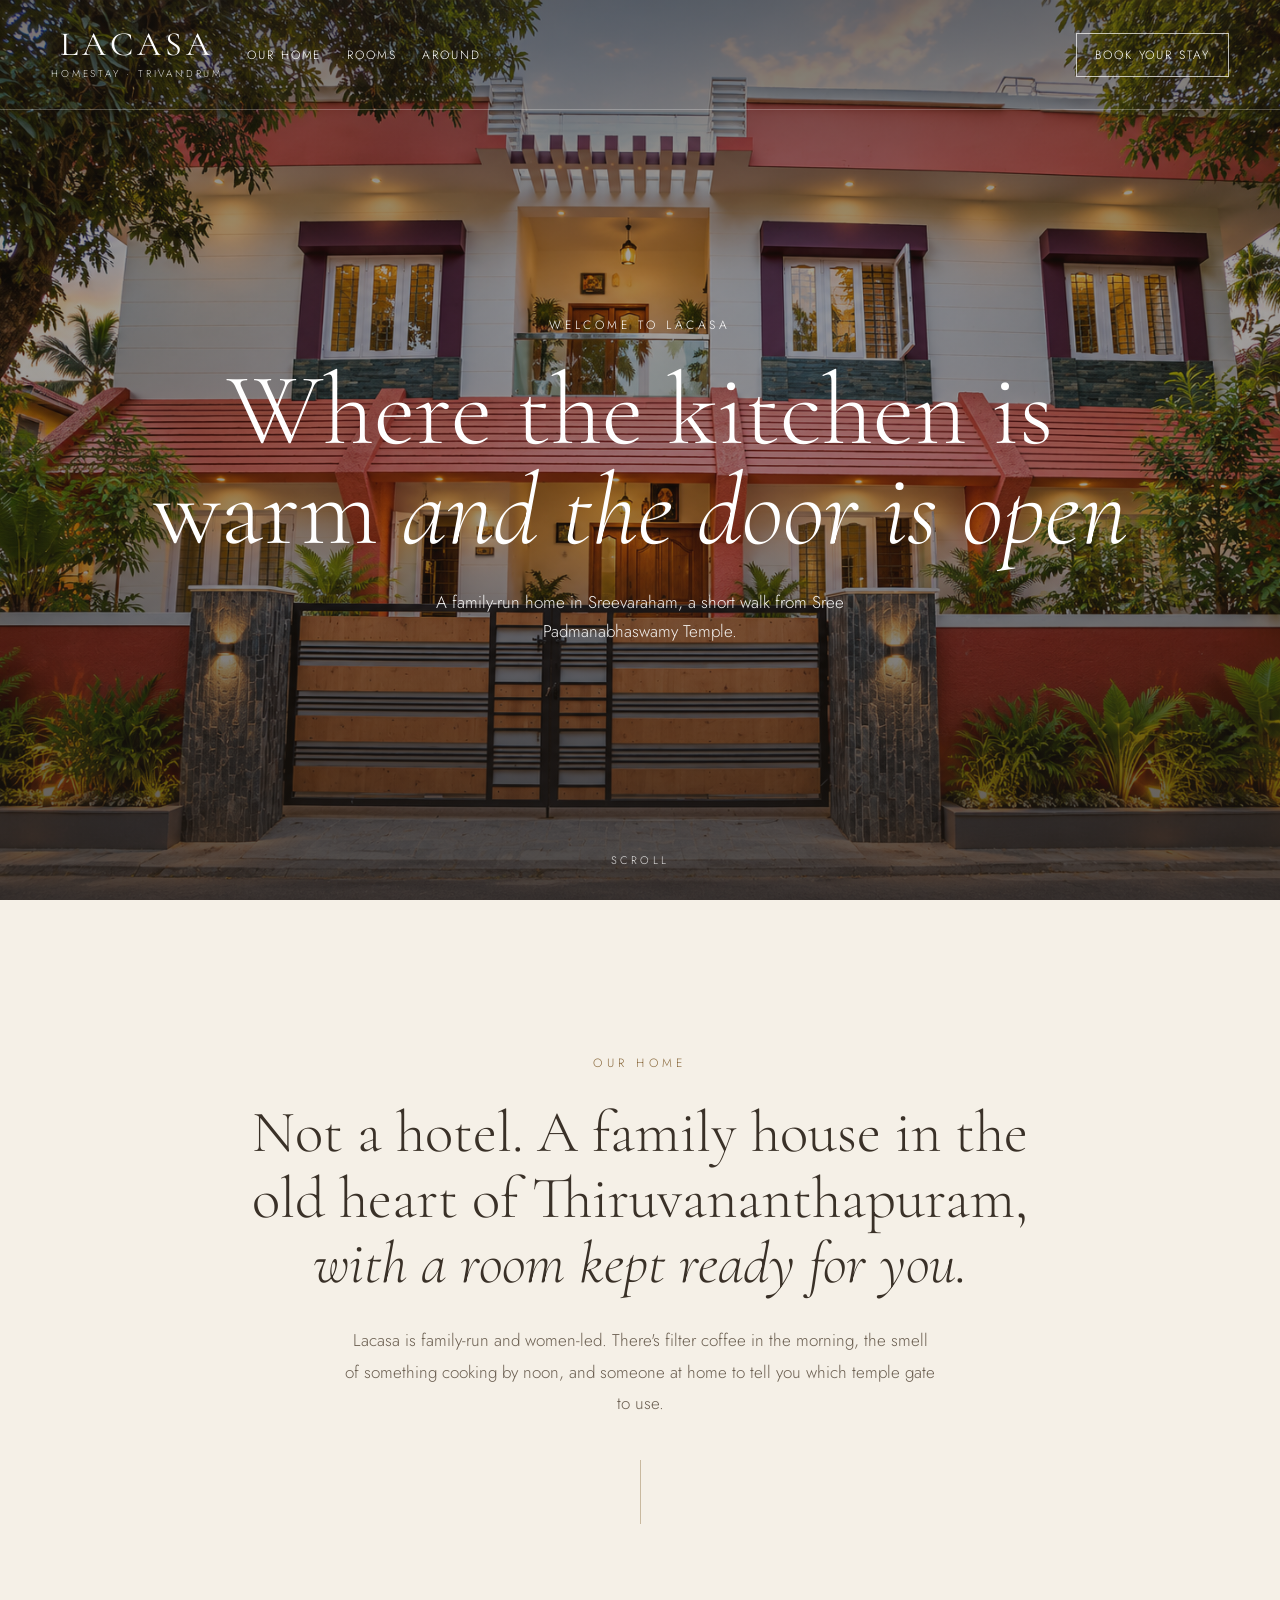
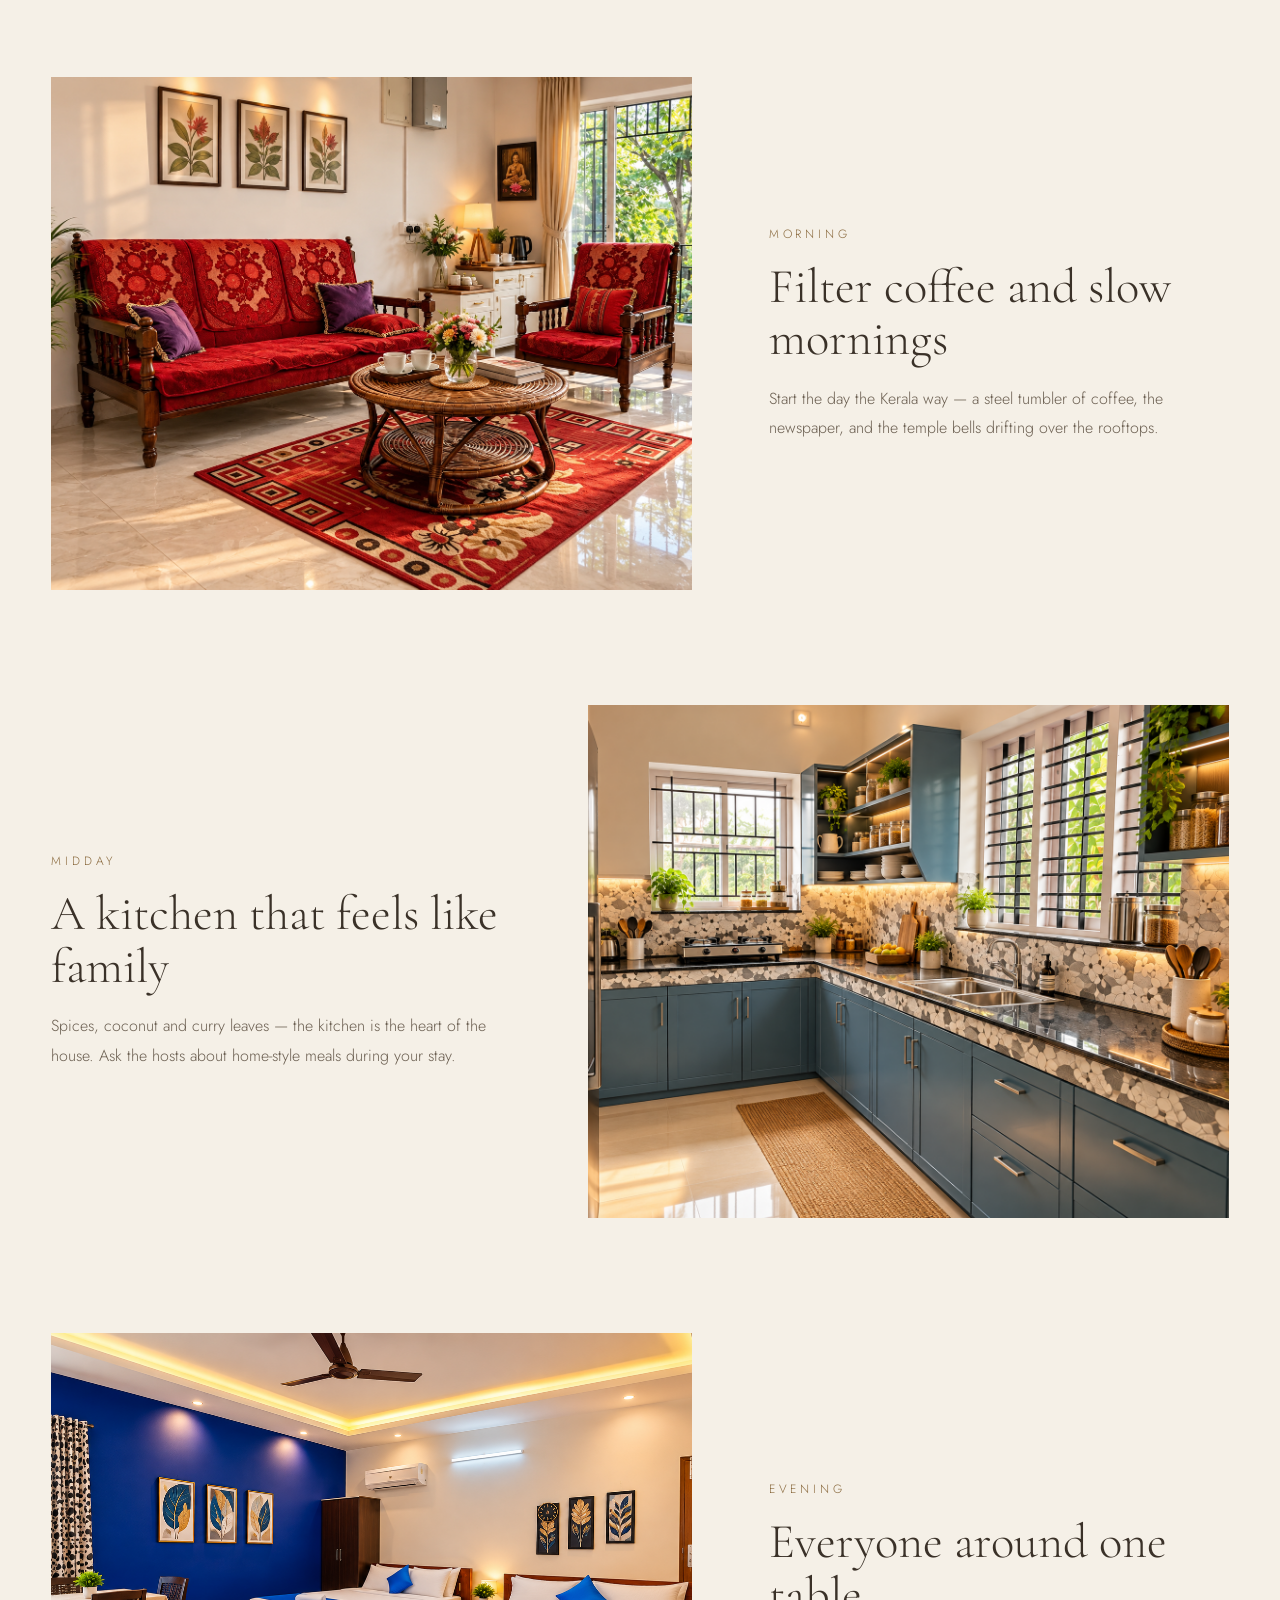
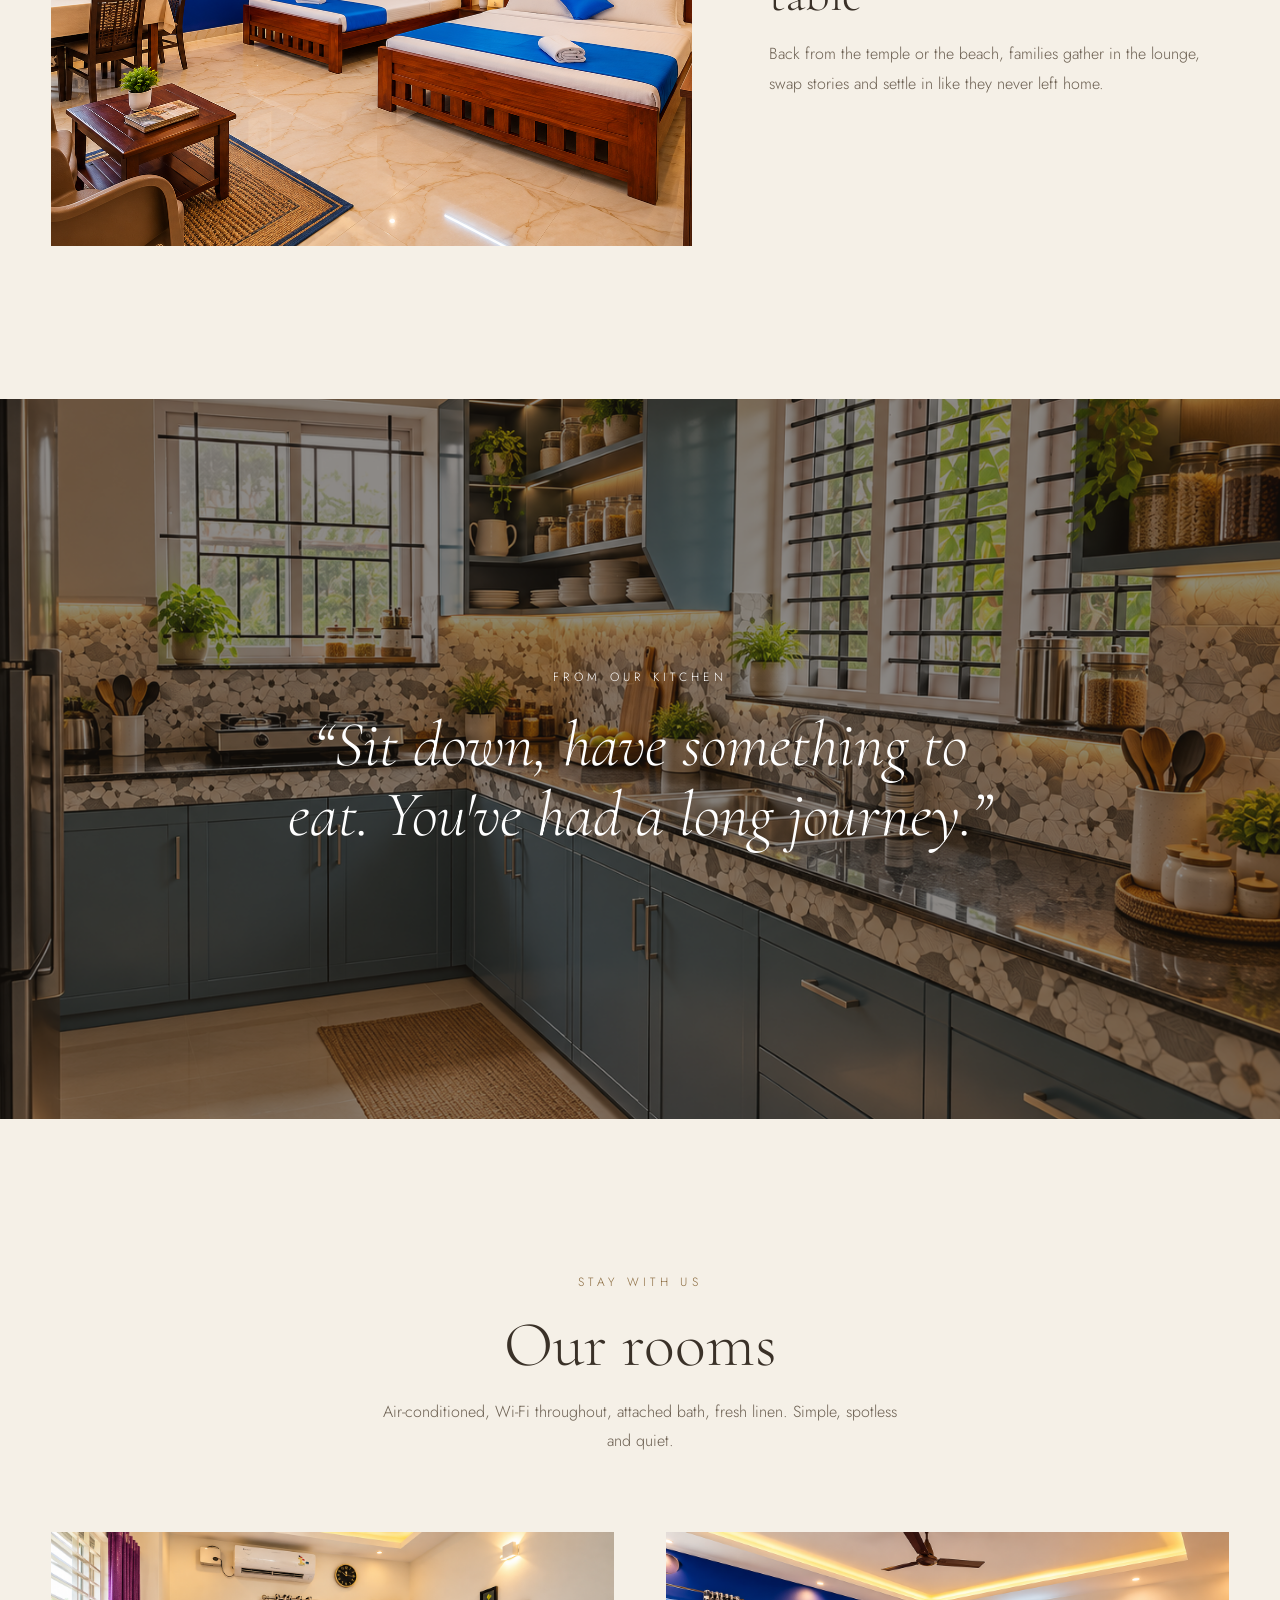
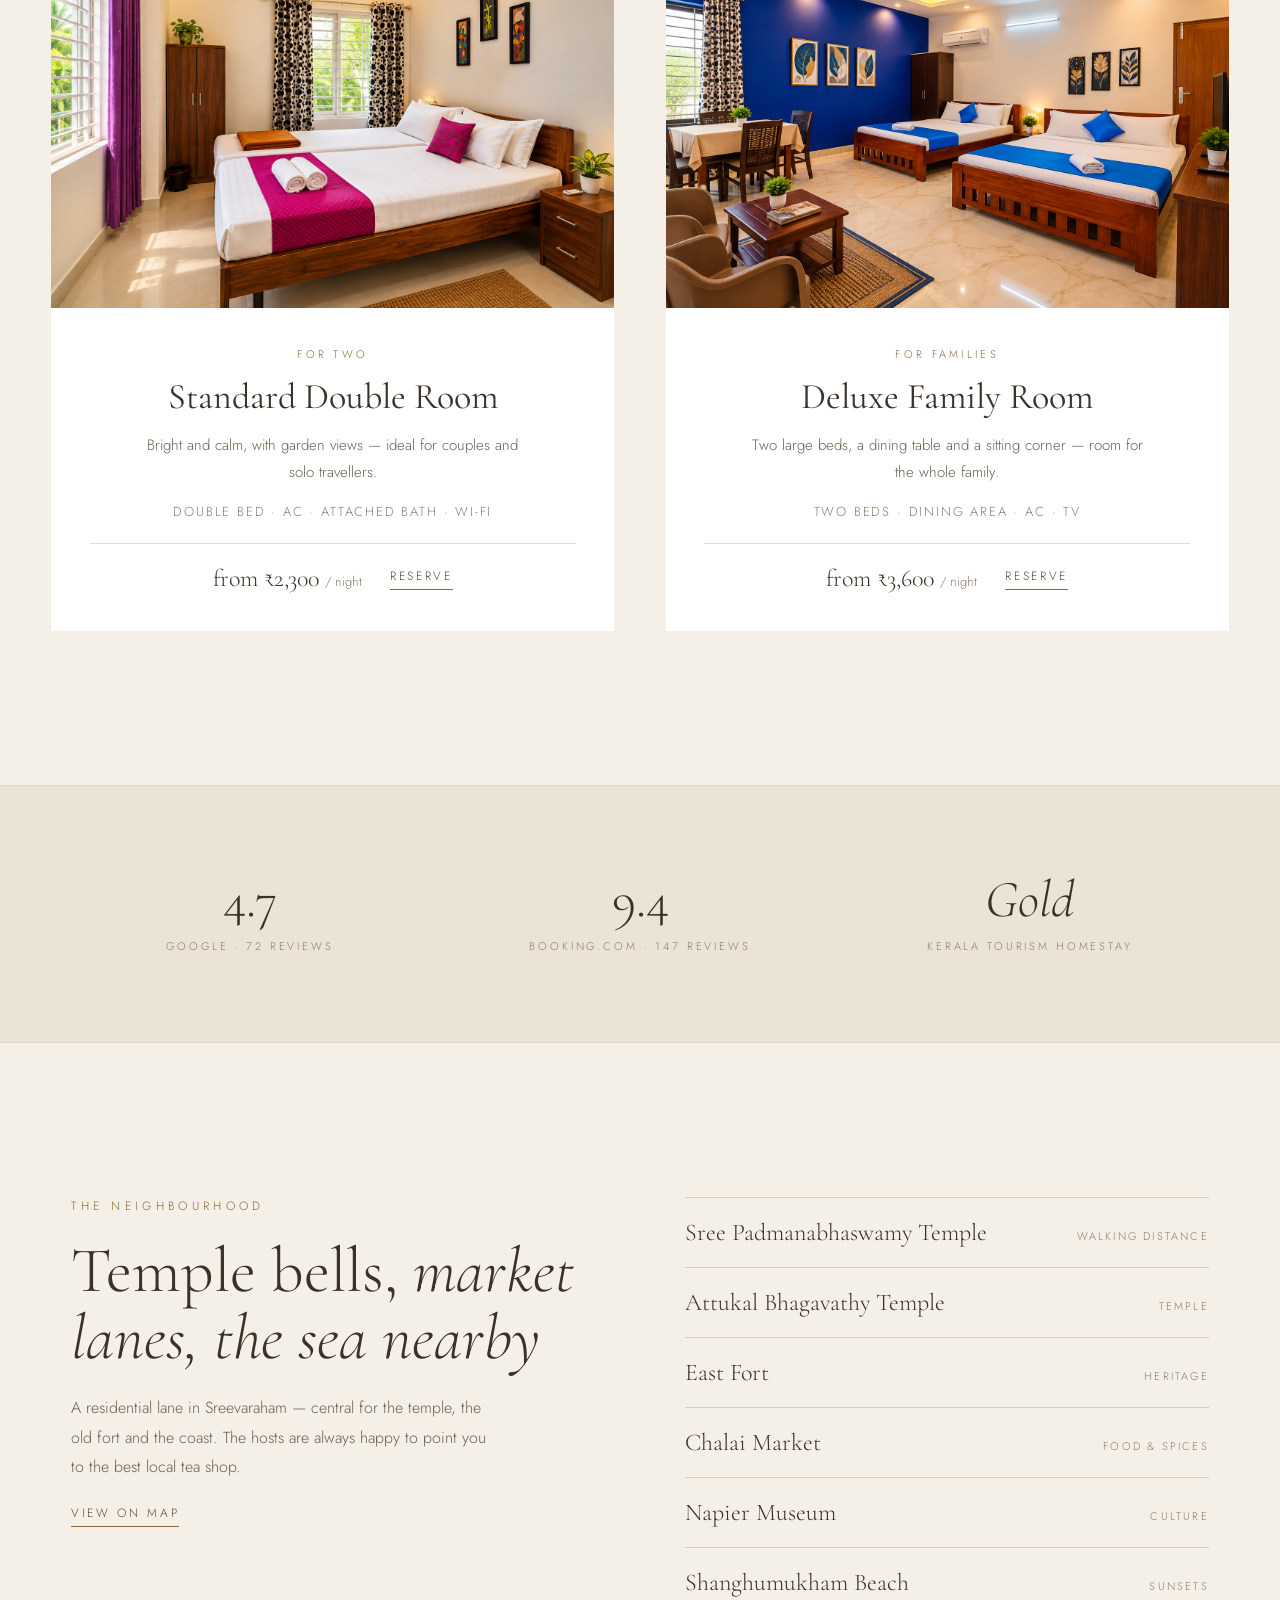
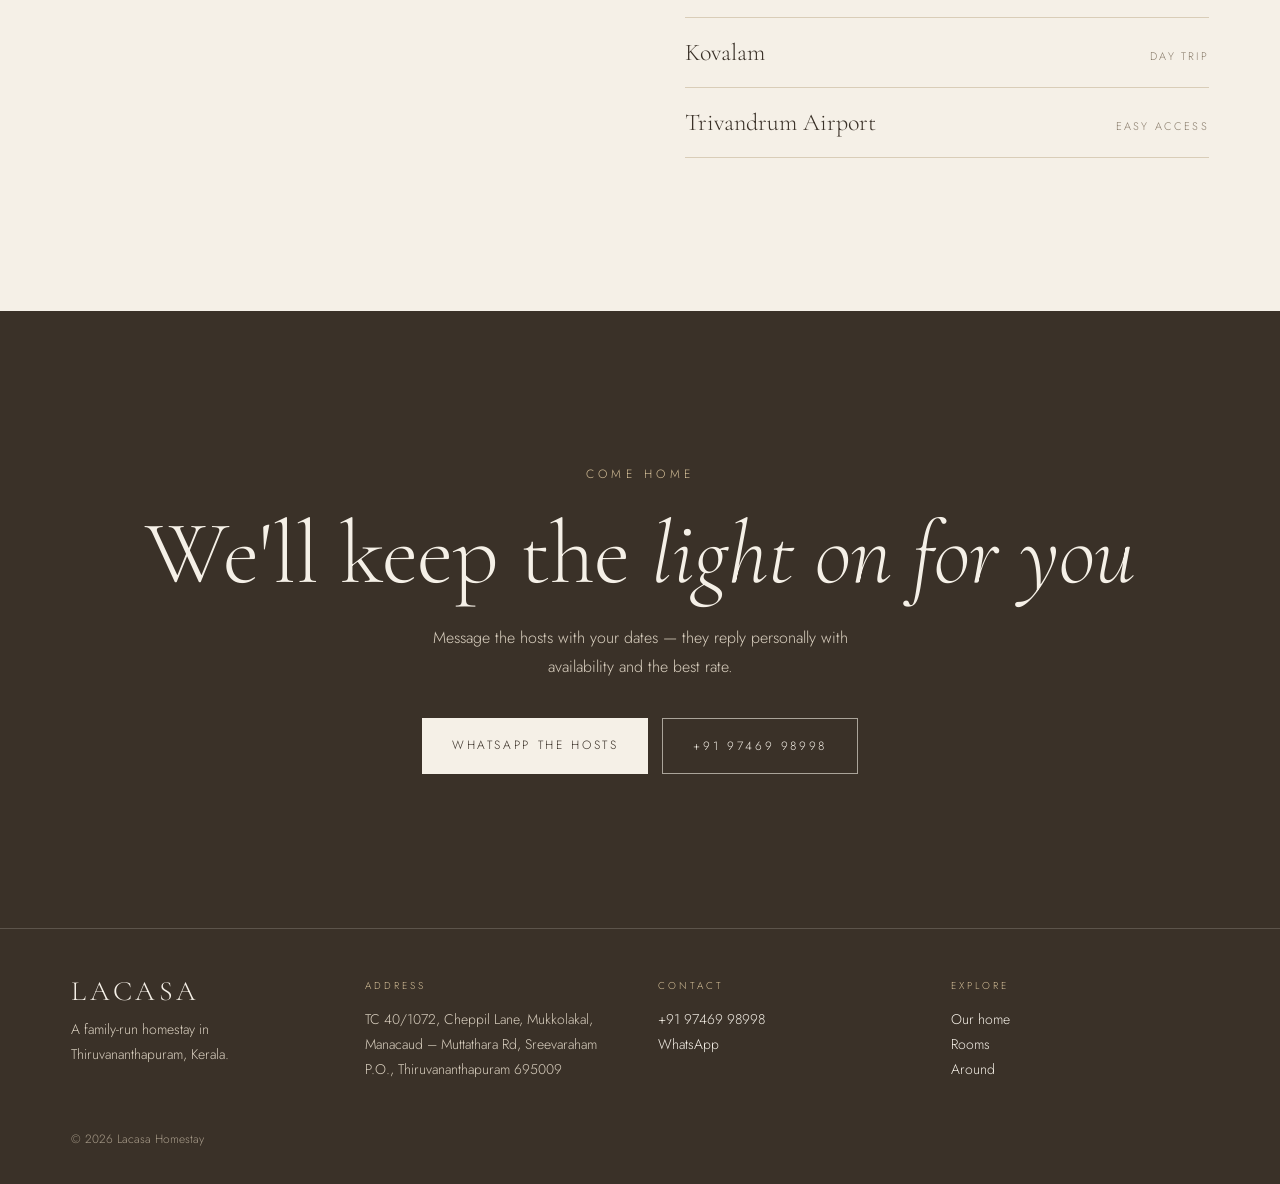
<file: index.html>
<!doctype html><html lang="en"><head><meta charset="utf-8"><meta name="viewport" content="width=device-width, initial-scale=1"><title>Welcome · Lacasa Homestay</title><meta name="description" content="Family-run, women-led homestay in Sreevaraham, Thiruvananthapuram. Discover our rooms and enquire about your stay."><link rel="preconnect" href="https://fonts.googleapis.com"><link href="https://fonts.googleapis.com/css2?family=Cormorant+Garamond:ital,wght@0,300;0,400;0,500;1,300;1,400&family=Jost:wght@300;400;500&display=swap" rel="stylesheet"><link rel="stylesheet" href="styles.css"><script src="site.js" defer></script></head><body><a class="skip-link" href="#main-content">Skip to content</a><main id="main-content"><div id="top" style="display:flex;flex-direction:column">

  <section style="position:relative;min-height:100vh;display:flex;flex-direction:column;color:#fff;background:#2c241c">
    <img src="pasted-1791289643645-0.png" alt="Lacasa Homestay at dusk" style="position:absolute;inset:0;width:100%;height:100%;object-fit:cover">
    <div style="position:absolute;inset:0;background:linear-gradient(180deg,rgba(28,22,16,0.6) 0%,rgba(28,22,16,0.4) 30%,rgba(28,22,16,0.45) 60%,rgba(28,22,16,0.75) 100%)"></div>
    <header style="position:relative;z-index:2;display:flex;flex-wrap:wrap;justify-content:space-between;align-items:center;gap:16px 24px;padding:28px clamp(20px,4vw,56px);border-bottom:1px solid rgba(255,255,255,0.25)">
      <nav style="display:flex;gap:clamp(14px,2vw,32px);font-size:12px;letter-spacing:0.16em;text-transform:uppercase;white-space:nowrap;flex:1 1 auto;order:2">
        <a href="our-home.html" style="color:#fff">Our home</a>
        <a href="rooms.html" style="color:#fff">Rooms</a>
        <a href="around.html" style="color:#fff">Around</a>
      </nav>
      <a href="index.html" aria-current="page" style="display:flex;flex-direction:column;align-items:center;color:#fff;gap:4px;order:1">
        <span style="font-family:'Cormorant Garamond',serif;font-size:34px;font-weight:400;letter-spacing:0.12em;line-height:1">LACASA</span>
        <span style="font-size:10px;letter-spacing:0.28em;text-transform:uppercase;opacity:0.85;white-space:nowrap">Homestay · Trivandrum</span>
      </a>
      <div style="display:flex;justify-content:flex-end;order:3">
        <a href="contact.html#enquiry-form" style="color:#fff;border:1px solid rgba(255,255,255,0.7);padding:12px 18px;font-size:12px;letter-spacing:0.16em;text-transform:uppercase;white-space:nowrap">Book your stay</a>
      </div>
    </header>
    <div style="position:relative;z-index:2;flex:1;display:flex;flex-direction:column;align-items:center;justify-content:center;text-align:center;padding:60px 24px">
      <div style="font-size:12px;letter-spacing:0.3em;text-transform:uppercase;margin-bottom:26px;white-space:nowrap">Welcome to Lacasa</div>
      <h1 style="font-family:'Cormorant Garamond',serif;font-weight:300;font-size:clamp(52px,8vw,118px);line-height:0.98;margin:0;max-width:1000px;text-wrap:balance">Where the kitchen is warm <em>and the door is open</em></h1>
      <p style="font-size:17px;line-height:1.7;max-width:520px;margin:28px 0 0;opacity:0.92">A family-run home in Sreevaraham, a short walk from Sree Padmanabhaswamy Temple.</p>
    </div>
    <div style="position:relative;z-index:2;display:flex;justify-content:center;padding-bottom:32px;font-size:11px;letter-spacing:0.3em;text-transform:uppercase;opacity:0.85">Scroll</div>
  </section>

  
  <section id="story" style="max-width:920px;margin:0 auto;padding:clamp(88px,12vw,160px) 24px;text-align:center;display:flex;flex-direction:column;align-items:center;gap:28px">
    <div style="font-size:12px;letter-spacing:0.36em;text-transform:uppercase;color:#8a6a3e">Our home</div>
    <h2 style="font-family:'Cormorant Garamond',serif;font-weight:300;font-size:clamp(36px,4.6vw,60px);line-height:1.12;margin:0;color:#3a3128;text-wrap:balance">Not a hotel. A family house in the old heart of Thiruvananthapuram, <em>with a room kept ready for you.</em></h2>
    <p style="font-size:17px;line-height:1.85;color:#6b5f51;max-width:620px;margin:0;text-wrap:pretty">Lacasa is family-run and women-led. There's filter coffee in the morning, the smell of something cooking by noon, and someone at home to tell you which temple gate to use.</p>
    <div style="width:1px;height:64px;background:#c9b99f;margin-top:12px"></div>
  </section>

  <section style="max-width:1320px;width:100%;margin:0 auto;padding:0 clamp(20px,4vw,56px) clamp(88px,12vw,160px);display:flex;flex-direction:column;gap:clamp(64px,9vw,128px)">
    
      <article style="display:flex;flex-wrap:wrap;gap:clamp(32px,6vw,96px);align-items:center;flex-direction:row">
        <div style="flex:1 1 460px;min-width:0;aspect-ratio:5/4;overflow:hidden;background:#e6ddcd">
          <img loading="lazy" decoding="async" src="pasted-1791290572716-0.png" alt="Filter coffee and slow mornings" style="width:100%;height:100%;object-fit:cover;display:block">
        </div>
        <div style="flex:1 1 320px;min-width:0;max-width:460px;display:flex;flex-direction:column;gap:18px">
          <div style="font-size:12px;letter-spacing:0.32em;text-transform:uppercase;color:#8a6a3e">Morning</div>
          <h3 style="font-family:'Cormorant Garamond',serif;font-weight:300;font-size:clamp(34px,3.8vw,50px);line-height:1.08;margin:0;color:#3a3128">Filter coffee and slow mornings</h3>
          <p style="font-size:16px;line-height:1.85;color:#6b5f51;margin:0;text-wrap:pretty">Start the day the Kerala way — a steel tumbler of coffee, the newspaper, and the temple bells drifting over the rooftops.</p>
        </div>
      </article>
    
      <article style="display:flex;flex-wrap:wrap;gap:clamp(32px,6vw,96px);align-items:center;flex-direction:row-reverse">
        <div style="flex:1 1 460px;min-width:0;aspect-ratio:5/4;overflow:hidden;background:#e6ddcd">
          <img loading="lazy" decoding="async" src="pasted-1791289778036-0.png" alt="A kitchen that feels like family" style="width:100%;height:100%;object-fit:cover;display:block">
        </div>
        <div style="flex:1 1 320px;min-width:0;max-width:460px;display:flex;flex-direction:column;gap:18px">
          <div style="font-size:12px;letter-spacing:0.32em;text-transform:uppercase;color:#8a6a3e">Midday</div>
          <h3 style="font-family:'Cormorant Garamond',serif;font-weight:300;font-size:clamp(34px,3.8vw,50px);line-height:1.08;margin:0;color:#3a3128">A kitchen that feels like family</h3>
          <p style="font-size:16px;line-height:1.85;color:#6b5f51;margin:0;text-wrap:pretty">Spices, coconut and curry leaves — the kitchen is the heart of the house. Ask the hosts about home-style meals during your stay.</p>
        </div>
      </article>
    
      <article style="display:flex;flex-wrap:wrap;gap:clamp(32px,6vw,96px);align-items:center;flex-direction:row">
        <div style="flex:1 1 460px;min-width:0;aspect-ratio:5/4;overflow:hidden;background:#e6ddcd">
          <img loading="lazy" decoding="async" src="pasted-1791289826717-0.png" alt="Everyone around one table" style="width:100%;height:100%;object-fit:cover;display:block">
        </div>
        <div style="flex:1 1 320px;min-width:0;max-width:460px;display:flex;flex-direction:column;gap:18px">
          <div style="font-size:12px;letter-spacing:0.32em;text-transform:uppercase;color:#8a6a3e">Evening</div>
          <h3 style="font-family:'Cormorant Garamond',serif;font-weight:300;font-size:clamp(34px,3.8vw,50px);line-height:1.08;margin:0;color:#3a3128">Everyone around one table</h3>
          <p style="font-size:16px;line-height:1.85;color:#6b5f51;margin:0;text-wrap:pretty">Back from the temple or the beach, families gather in the lounge, swap stories and settle in like they never left home.</p>
        </div>
      </article>
    
  </section>

  <section style="position:relative;min-height:min(80vh,720px);display:flex;align-items:center;justify-content:center;text-align:center;color:#fff;background:#2c241c">
    <img loading="lazy" decoding="async" src="pasted-1791289778036-0.png" alt="The Lacasa kitchen" style="position:absolute;inset:0;width:100%;height:100%;object-fit:cover">
    <div style="position:absolute;inset:0;background:rgba(28,22,16,0.5)"></div>
    <div style="position:relative;padding:48px 24px;max-width:900px">
      <div style="font-size:12px;letter-spacing:0.36em;text-transform:uppercase;margin-bottom:24px">From our kitchen</div>
      <p style="font-family:'Cormorant Garamond',serif;font-weight:300;font-style:italic;font-size:clamp(36px,5vw,68px);line-height:1.1;margin:0;text-wrap:balance">“Sit down, have something to eat. You've had a long journey.”</p>
    </div>
  </section>

  <section id="rooms" style="max-width:1320px;width:100%;margin:0 auto;padding:clamp(88px,12vw,160px) clamp(20px,4vw,56px)">
    <div style="text-align:center;display:flex;flex-direction:column;align-items:center;gap:20px;margin-bottom:clamp(48px,6vw,80px)">
      <div style="font-size:12px;letter-spacing:0.36em;text-transform:uppercase;color:#8a6a3e">Stay with us</div>
      <h2 style="font-family:'Cormorant Garamond',serif;font-weight:300;font-size:clamp(40px,5vw,68px);line-height:1.05;margin:0;color:#3a3128">Our rooms</h2>
      <p style="font-size:16px;line-height:1.8;color:#6b5f51;margin:0;max-width:520px">Air-conditioned, Wi-Fi throughout, attached bath, fresh linen. Simple, spotless and quiet.</p>
    </div>
    <div style="display:grid;grid-template-columns:repeat(auto-fit,minmax(min(100%,440px),1fr));gap:clamp(28px,4vw,56px)">
      
        <article style="display:flex;flex-direction:column;background:#fff">
          <div style="aspect-ratio:3/2;overflow:hidden;background:#e6ddcd">
            <img loading="lazy" decoding="async" src="pasted-1791289684704-0.png" alt="Standard Double Room" style="width:100%;height:100%;object-fit:cover;display:block">
          </div>
          <div style="padding:clamp(24px,3vw,40px);display:flex;flex-direction:column;gap:16px;text-align:center;align-items:center">
            <div style="font-size:11px;letter-spacing:0.3em;text-transform:uppercase;color:#8a6a3e">For two</div>
            <h3 style="font-family:'Cormorant Garamond',serif;font-weight:400;font-size:36px;line-height:1.05;margin:0;color:#3a3128">Standard Double Room</h3>
            <p style="font-size:15px;line-height:1.8;color:#6b5f51;margin:0;max-width:400px">Bright and calm, with garden views — ideal for couples and solo travellers.</p>
            <div style="font-size:13px;letter-spacing:0.14em;text-transform:uppercase;color:#8a7d6c">Double bed · AC · Attached bath · Wi-Fi</div>
            <div style="display:flex;gap:28px;align-items:center;justify-content:center;flex-wrap:wrap;border-top:1px solid #e6ddcd;padding-top:20px;margin-top:6px;width:100%">
              <span style="font-family:'Cormorant Garamond',serif;font-size:24px;color:#3a3128">from ₹2,300 <span style="font-family:'Jost',sans-serif;font-size:13px;color:#8a7d6c">/ night</span></span>
              <a href="contact.html#enquiry-form" style="font-size:12px;letter-spacing:0.22em;text-transform:uppercase;border-bottom:1px solid #8a6a3e;padding-bottom:4px;color:#5b4a36">Reserve</a>
            </div>
          </div>
        </article>
      
        <article style="display:flex;flex-direction:column;background:#fff">
          <div style="aspect-ratio:3/2;overflow:hidden;background:#e6ddcd">
            <img loading="lazy" decoding="async" src="pasted-1791289826717-0.png" alt="Deluxe Family Room" style="width:100%;height:100%;object-fit:cover;display:block">
          </div>
          <div style="padding:clamp(24px,3vw,40px);display:flex;flex-direction:column;gap:16px;text-align:center;align-items:center">
            <div style="font-size:11px;letter-spacing:0.3em;text-transform:uppercase;color:#8a6a3e">For families</div>
            <h3 style="font-family:'Cormorant Garamond',serif;font-weight:400;font-size:36px;line-height:1.05;margin:0;color:#3a3128">Deluxe Family Room</h3>
            <p style="font-size:15px;line-height:1.8;color:#6b5f51;margin:0;max-width:400px">Two large beds, a dining table and a sitting corner — room for the whole family.</p>
            <div style="font-size:13px;letter-spacing:0.14em;text-transform:uppercase;color:#8a7d6c">Two beds · Dining area · AC · TV</div>
            <div style="display:flex;gap:28px;align-items:center;justify-content:center;flex-wrap:wrap;border-top:1px solid #e6ddcd;padding-top:20px;margin-top:6px;width:100%">
              <span style="font-family:'Cormorant Garamond',serif;font-size:24px;color:#3a3128">from ₹3,600 <span style="font-family:'Jost',sans-serif;font-size:13px;color:#8a7d6c">/ night</span></span>
              <a href="contact.html#enquiry-form" style="font-size:12px;letter-spacing:0.22em;text-transform:uppercase;border-bottom:1px solid #8a6a3e;padding-bottom:4px;color:#5b4a36">Reserve</a>
            </div>
          </div>
        </article>
      
    </div>
  </section>

  <section style="background:#ebe3d5;border-top:1px solid #e0d5c2;border-bottom:1px solid #e0d5c2">
    <div style="max-width:1240px;margin:0 auto;padding:clamp(56px,7vw,88px) clamp(20px,4vw,56px);display:grid;grid-template-columns:repeat(auto-fit,minmax(200px,1fr));gap:32px;text-align:center">
      <div><div style="font-family:'Cormorant Garamond',serif;font-size:52px;font-weight:300;line-height:1;color:#3a3128">4.7</div><div style="font-size:11px;letter-spacing:0.26em;text-transform:uppercase;color:#8a7d6c;margin-top:12px">Google · 72 reviews</div></div>
      <div><div style="font-family:'Cormorant Garamond',serif;font-size:52px;font-weight:300;line-height:1;color:#3a3128">9.4</div><div style="font-size:11px;letter-spacing:0.26em;text-transform:uppercase;color:#8a7d6c;margin-top:12px">Booking.com · 147 reviews</div></div>
      <div><div style="font-family:'Cormorant Garamond',serif;font-size:52px;font-weight:300;line-height:1;color:#3a3128"><em>Gold</em></div><div style="font-size:11px;letter-spacing:0.26em;text-transform:uppercase;color:#8a7d6c;margin-top:12px">Kerala Tourism homestay</div></div>
    </div>
  </section>

  <section id="around" style="max-width:1240px;width:100%;margin:0 auto;padding:clamp(88px,12vw,160px) clamp(20px,4vw,56px);display:grid;grid-template-columns:repeat(auto-fit,minmax(min(100%,380px),1fr));gap:clamp(40px,7vw,112px)">
    <div style="display:flex;flex-direction:column;gap:22px">
      <div style="font-size:12px;letter-spacing:0.36em;text-transform:uppercase;color:#8a6a3e">The neighbourhood</div>
      <h2 style="font-family:'Cormorant Garamond',serif;font-weight:300;font-size:clamp(40px,5vw,64px);line-height:1.05;margin:0;color:#3a3128">Temple bells, <em>market lanes, the sea nearby</em></h2>
      <p style="font-size:16px;line-height:1.85;color:#6b5f51;margin:0;max-width:420px">A residential lane in Sreevaraham — central for the temple, the old fort and the coast. The hosts are always happy to point you to the best local tea shop.</p>
      <a href="https://www.google.com/maps/search/?api=1&amp;query=TC%2040%2F1072%20Cheppil%20Lane%20Mukkolakal%20Sreevaraham%20Thiruvananthapuram%20695009" target="_blank" rel="noopener" style="align-self:flex-start;font-size:12px;letter-spacing:0.22em;text-transform:uppercase;border-bottom:1px solid #8a6a3e;padding-bottom:4px;color:#5b4a36">View on map</a>
    </div>
    <ul style="list-style:none;margin:0;padding:0;border-top:1px solid #d9cdb8">
      
        <li style="display:flex;justify-content:space-between;gap:20px;padding:20px 0;border-bottom:1px solid #d9cdb8;align-items:baseline">
          <span style="font-family:'Cormorant Garamond',serif;font-size:24px;color:#3a3128">Sree Padmanabhaswamy Temple</span>
          <span style="font-size:11px;letter-spacing:0.2em;text-transform:uppercase;color:#8a7d6c;text-align:right">Walking distance</span>
        </li>
      
        <li style="display:flex;justify-content:space-between;gap:20px;padding:20px 0;border-bottom:1px solid #d9cdb8;align-items:baseline">
          <span style="font-family:'Cormorant Garamond',serif;font-size:24px;color:#3a3128">Attukal Bhagavathy Temple</span>
          <span style="font-size:11px;letter-spacing:0.2em;text-transform:uppercase;color:#8a7d6c;text-align:right">Temple</span>
        </li>
      
        <li style="display:flex;justify-content:space-between;gap:20px;padding:20px 0;border-bottom:1px solid #d9cdb8;align-items:baseline">
          <span style="font-family:'Cormorant Garamond',serif;font-size:24px;color:#3a3128">East Fort</span>
          <span style="font-size:11px;letter-spacing:0.2em;text-transform:uppercase;color:#8a7d6c;text-align:right">Heritage</span>
        </li>
      
        <li style="display:flex;justify-content:space-between;gap:20px;padding:20px 0;border-bottom:1px solid #d9cdb8;align-items:baseline">
          <span style="font-family:'Cormorant Garamond',serif;font-size:24px;color:#3a3128">Chalai Market</span>
          <span style="font-size:11px;letter-spacing:0.2em;text-transform:uppercase;color:#8a7d6c;text-align:right">Food & spices</span>
        </li>
      
        <li style="display:flex;justify-content:space-between;gap:20px;padding:20px 0;border-bottom:1px solid #d9cdb8;align-items:baseline">
          <span style="font-family:'Cormorant Garamond',serif;font-size:24px;color:#3a3128">Napier Museum</span>
          <span style="font-size:11px;letter-spacing:0.2em;text-transform:uppercase;color:#8a7d6c;text-align:right">Culture</span>
        </li>
      
        <li style="display:flex;justify-content:space-between;gap:20px;padding:20px 0;border-bottom:1px solid #d9cdb8;align-items:baseline">
          <span style="font-family:'Cormorant Garamond',serif;font-size:24px;color:#3a3128">Shanghumukham Beach</span>
          <span style="font-size:11px;letter-spacing:0.2em;text-transform:uppercase;color:#8a7d6c;text-align:right">Sunsets</span>
        </li>
      
        <li style="display:flex;justify-content:space-between;gap:20px;padding:20px 0;border-bottom:1px solid #d9cdb8;align-items:baseline">
          <span style="font-family:'Cormorant Garamond',serif;font-size:24px;color:#3a3128">Kovalam</span>
          <span style="font-size:11px;letter-spacing:0.2em;text-transform:uppercase;color:#8a7d6c;text-align:right">Day trip</span>
        </li>
      
        <li style="display:flex;justify-content:space-between;gap:20px;padding:20px 0;border-bottom:1px solid #d9cdb8;align-items:baseline">
          <span style="font-family:'Cormorant Garamond',serif;font-size:24px;color:#3a3128">Trivandrum Airport</span>
          <span style="font-size:11px;letter-spacing:0.2em;text-transform:uppercase;color:#8a7d6c;text-align:right">Easy access</span>
        </li>
      
    </ul>
  </section>

  <section id="enquire" style="background:#3a3128;color:#f5f0e7">
    <div style="max-width:1240px;margin:0 auto;padding:clamp(88px,12vw,160px) clamp(20px,4vw,56px);text-align:center;display:flex;flex-direction:column;align-items:center;gap:26px">
      <div style="font-size:12px;letter-spacing:0.36em;text-transform:uppercase;color:#d4bf98">Come home</div>
      <h2 style="font-family:'Cormorant Garamond',serif;font-weight:300;font-size:clamp(48px,7vw,104px);line-height:1;margin:0;text-wrap:balance">We'll keep the <em>light on for you</em></h2>
      <p style="font-size:16px;line-height:1.8;color:#d9cfbf;margin:0;max-width:480px">Message the hosts with your dates — they reply personally with availability and the best rate.</p>
      <div style="display:flex;gap:14px;flex-wrap:wrap;justify-content:center;margin-top:10px">
        <a href="https://wa.me/919746998998" target="_blank" rel="noopener" style="background:#f5f0e7;color:#3a3128;padding:18px 30px;font-size:12px;letter-spacing:0.22em;text-transform:uppercase">WhatsApp the hosts</a>
        <a href="tel:+919746998998" style="border:1px solid rgba(245,240,231,0.6);color:#f5f0e7;padding:18px 30px;font-size:12px;letter-spacing:0.22em;text-transform:uppercase">+91 97469 98998</a>
      </div>
    </div>
    <footer style="border-top:1px solid rgba(245,240,231,0.18)">
      <div style="max-width:1240px;margin:0 auto;padding:48px clamp(20px,4vw,56px);display:grid;grid-template-columns:repeat(auto-fit,minmax(min(100%,220px),1fr));gap:36px;font-size:14px;line-height:1.8;color:#d9cfbf">
        <div>
          <div style="font-family:'Cormorant Garamond',serif;font-size:28px;letter-spacing:0.12em;color:#f5f0e7;line-height:1;margin-bottom:12px">LACASA</div>
          A family-run homestay in Thiruvananthapuram, Kerala.
        </div>
        <div>
          <div style="font-size:10px;letter-spacing:0.3em;text-transform:uppercase;color:#d4bf98;margin-bottom:12px">Address</div>
          TC 40/1072, Cheppil Lane, Mukkolakal, Manacaud – Muttathara Rd, Sreevaraham P.O., Thiruvananthapuram 695009
        </div>
        <div style="display:flex;flex-direction:column">
          <div style="font-size:10px;letter-spacing:0.3em;text-transform:uppercase;color:#d4bf98;margin-bottom:12px">Contact</div>
          <a href="tel:+919746998998" style="color:#f5f0e7">+91 97469 98998</a>
          <a href="https://wa.me/919746998998" style="color:#f5f0e7">WhatsApp</a>
        </div>
        <div style="display:flex;flex-direction:column">
          <div style="font-size:10px;letter-spacing:0.3em;text-transform:uppercase;color:#d4bf98;margin-bottom:12px">Explore</div>
          <a href="our-home.html" style="color:#f5f0e7">Our home</a>
          <a href="rooms.html" style="color:#f5f0e7">Rooms</a>
          <a href="around.html" style="color:#f5f0e7">Around</a>
        </div>
      </div>
      <div style="max-width:1240px;margin:0 auto;padding:0 clamp(20px,4vw,56px) 36px;font-size:12px;color:#a89c8a">© 2026 Lacasa Homestay</div>
    </footer>
  </section>
</div>
</main></body></html>
</file>
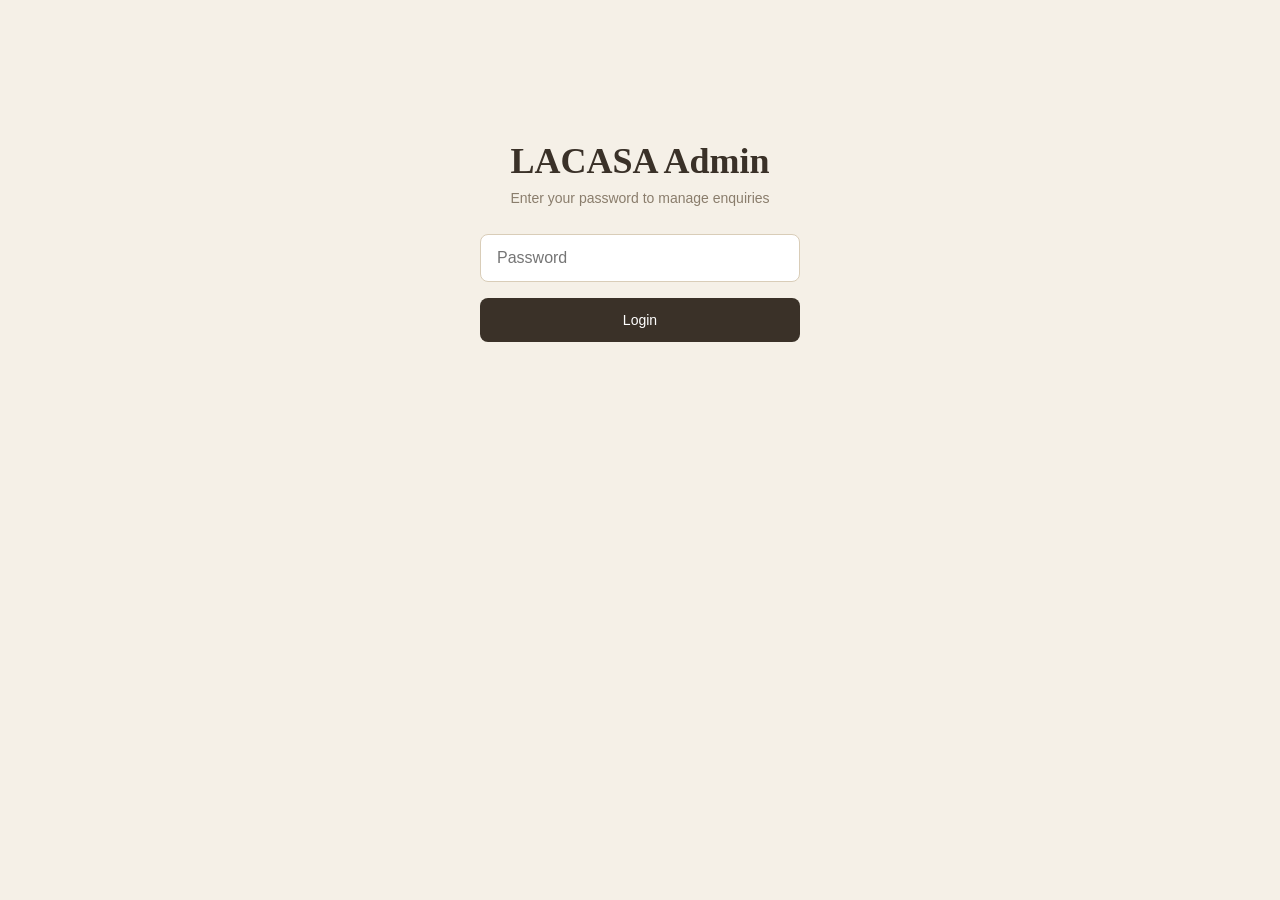
<file: admin.html>
<!doctype html>
<html lang="en">
<head>
<meta charset="utf-8">
<meta name="viewport" content="width=device-width, initial-scale=1">
<title>Admin · Lacasa Homestay</title>
<meta name="robots" content="noindex, nofollow">
<link rel="stylesheet" href="admin.css">
</head>
<body>

<div class="login-wrap" id="loginScreen">
<h1>LACASA Admin</h1>
<p>Enter your password to manage enquiries</p>
<input type="password" id="passwordInput" placeholder="Password">
<button onclick="doLogin()">Login</button>
<div class="error" id="loginError">Invalid password.</div>
</div>

<div class="dashboard" id="dashboard">
<div class="header">
<h1>Lacasa Enquiries</h1>
<div class="actions">
<span class="count" id="enquiryCount"></span>
<button onclick="refreshEnquiries()">Refresh</button>
<button onclick="doLogout()">Logout</button>
</div>
</div>
<div class="filters">
<button class="active" data-filter="all" onclick="setFilter('all')">All</button>
<button data-filter="new" onclick="setFilter('new')">New</button>
<button data-filter="read" onclick="setFilter('read')">Read</button>
<button data-filter="replied" onclick="setFilter('replied')">Replied</button>
<button data-filter="archived" onclick="setFilter('archived')">Archived</button>
</div>
<div class="enquiries" id="enquiriesList"></div>
</div>

<script src="admin.js"></script>
</body>
</html>
</file>
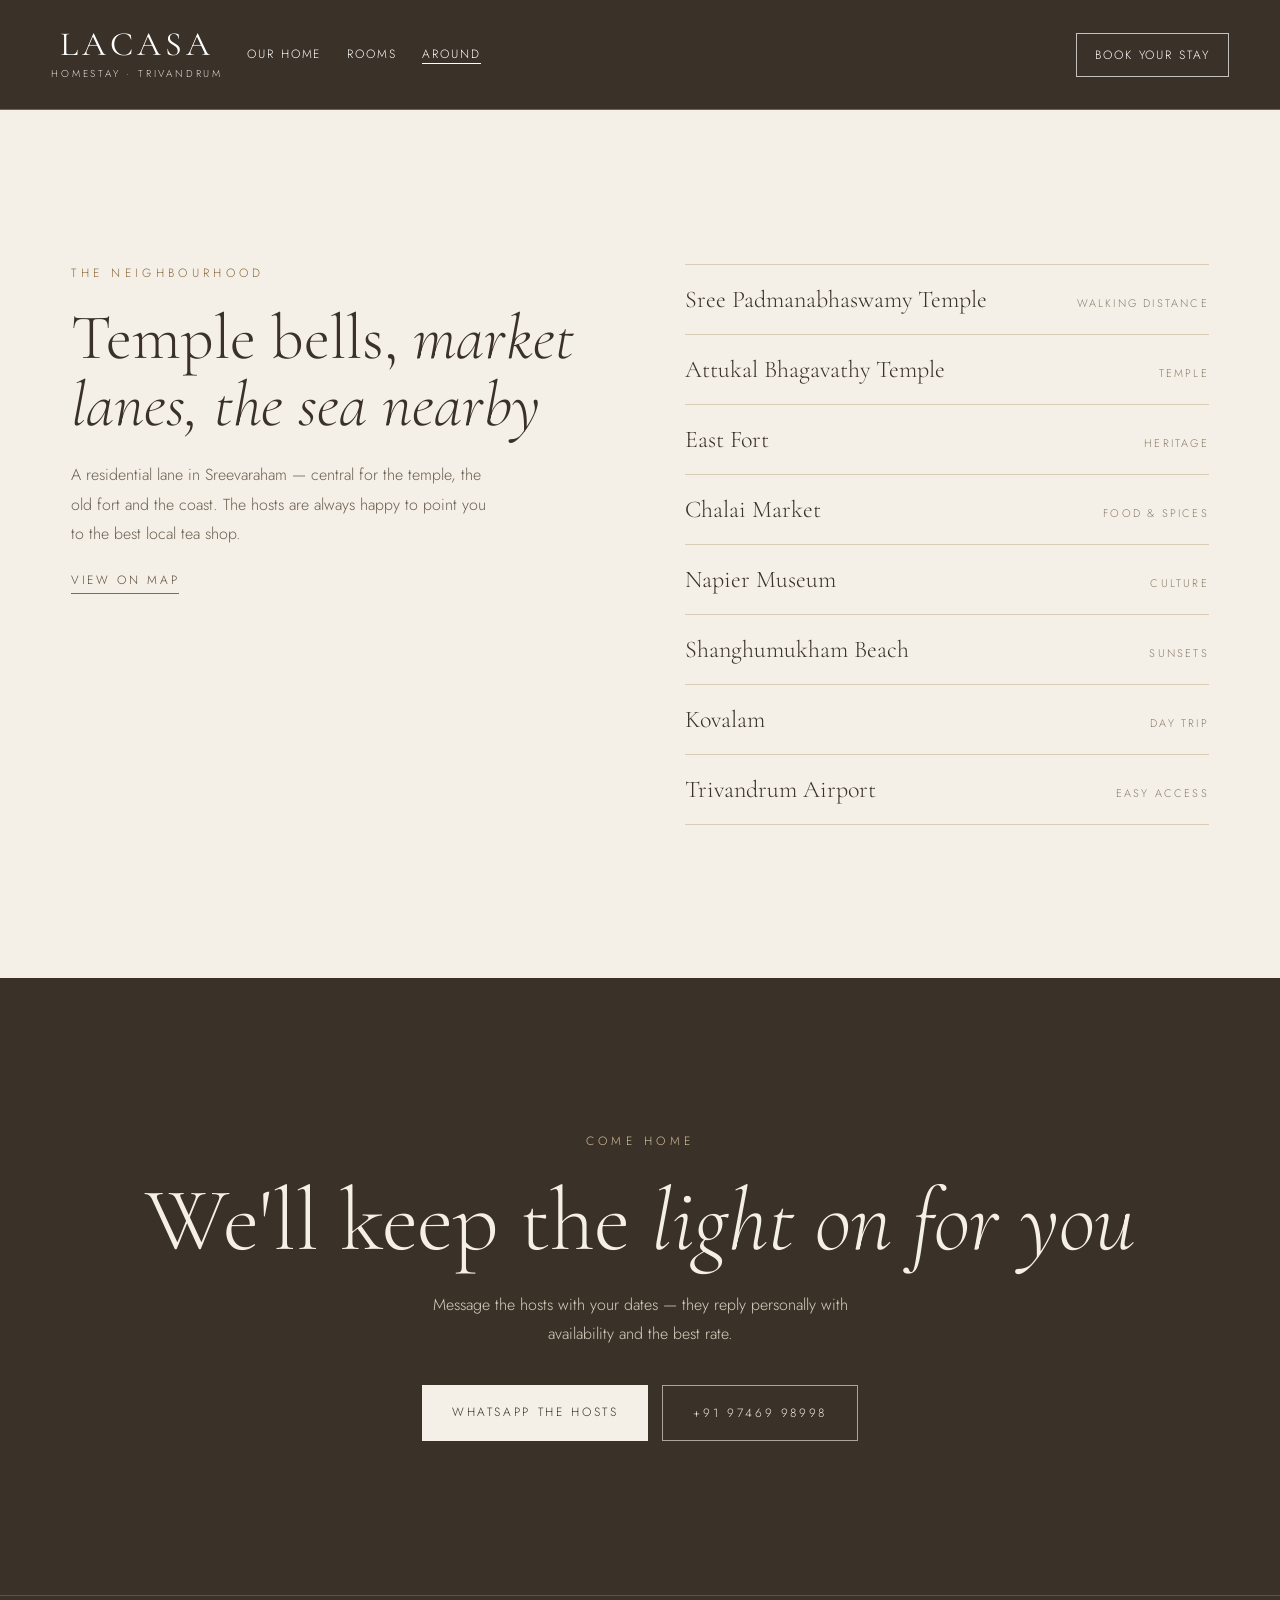
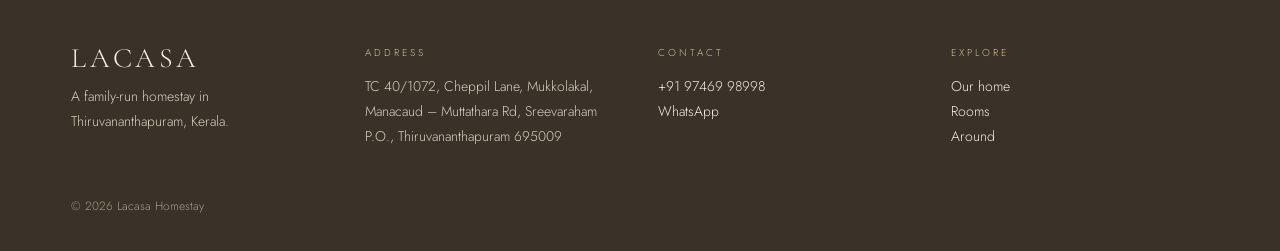
<file: around.html>
<!doctype html><html lang="en"><head><meta charset="utf-8"><meta name="viewport" content="width=device-width, initial-scale=1"><title>Around · Lacasa Homestay</title><meta name="description" content="Family-run, women-led homestay in Sreevaraham, Thiruvananthapuram. Discover our rooms and enquire about your stay."><link rel="preconnect" href="https://fonts.googleapis.com"><link href="https://fonts.googleapis.com/css2?family=Cormorant+Garamond:ital,wght@0,300;0,400;0,500;1,300;1,400&family=Jost:wght@300;400;500&display=swap" rel="stylesheet"><link rel="stylesheet" href="styles.css"><script src="site.js" defer></script></head><body><a class="skip-link" href="#main-content">Skip to content</a><main id="main-content"><div class="page-header"><header style="position:relative;z-index:2;display:flex;flex-wrap:wrap;justify-content:space-between;align-items:center;gap:16px 24px;padding:28px clamp(20px,4vw,56px);border-bottom:1px solid rgba(255,255,255,0.25)">
      <nav style="display:flex;gap:clamp(14px,2vw,32px);font-size:12px;letter-spacing:0.16em;text-transform:uppercase;white-space:nowrap;flex:1 1 auto;order:2">
        <a href="our-home.html" style="color:#fff">Our home</a>
        <a href="rooms.html" style="color:#fff">Rooms</a>
        <a href="around.html" aria-current="page" style="color:#fff">Around</a>
      </nav>
      <a href="index.html" style="display:flex;flex-direction:column;align-items:center;color:#fff;gap:4px;order:1">
        <span style="font-family:'Cormorant Garamond',serif;font-size:34px;font-weight:400;letter-spacing:0.12em;line-height:1">LACASA</span>
        <span style="font-size:10px;letter-spacing:0.28em;text-transform:uppercase;opacity:0.85;white-space:nowrap">Homestay · Trivandrum</span>
      </a>
      <div style="display:flex;justify-content:flex-end;order:3">
        <a href="contact.html#enquiry-form" style="color:#fff;border:1px solid rgba(255,255,255,0.7);padding:12px 18px;font-size:12px;letter-spacing:0.16em;text-transform:uppercase;white-space:nowrap">Book your stay</a>
      </div>
    </header></div>  <section id="around" style="max-width:1240px;width:100%;margin:0 auto;padding:clamp(88px,12vw,160px) clamp(20px,4vw,56px);display:grid;grid-template-columns:repeat(auto-fit,minmax(min(100%,380px),1fr));gap:clamp(40px,7vw,112px)">
    <div style="display:flex;flex-direction:column;gap:22px">
      <div style="font-size:12px;letter-spacing:0.36em;text-transform:uppercase;color:#8a6a3e">The neighbourhood</div>
      <h1 style="font-family:'Cormorant Garamond',serif;font-weight:300;font-size:clamp(40px,5vw,64px);line-height:1.05;margin:0;color:#3a3128">Temple bells, <em>market lanes, the sea nearby</em></h1>
      <p style="font-size:16px;line-height:1.85;color:#6b5f51;margin:0;max-width:420px">A residential lane in Sreevaraham — central for the temple, the old fort and the coast. The hosts are always happy to point you to the best local tea shop.</p>
      <a href="https://www.google.com/maps/search/?api=1&amp;query=TC%2040%2F1072%20Cheppil%20Lane%20Mukkolakal%20Sreevaraham%20Thiruvananthapuram%20695009" target="_blank" rel="noopener" style="align-self:flex-start;font-size:12px;letter-spacing:0.22em;text-transform:uppercase;border-bottom:1px solid #8a6a3e;padding-bottom:4px;color:#5b4a36">View on map</a>
    </div>
    <ul style="list-style:none;margin:0;padding:0;border-top:1px solid #d9cdb8">
      
        <li style="display:flex;justify-content:space-between;gap:20px;padding:20px 0;border-bottom:1px solid #d9cdb8;align-items:baseline">
          <span style="font-family:'Cormorant Garamond',serif;font-size:24px;color:#3a3128">Sree Padmanabhaswamy Temple</span>
          <span style="font-size:11px;letter-spacing:0.2em;text-transform:uppercase;color:#8a7d6c;text-align:right">Walking distance</span>
        </li>
      
        <li style="display:flex;justify-content:space-between;gap:20px;padding:20px 0;border-bottom:1px solid #d9cdb8;align-items:baseline">
          <span style="font-family:'Cormorant Garamond',serif;font-size:24px;color:#3a3128">Attukal Bhagavathy Temple</span>
          <span style="font-size:11px;letter-spacing:0.2em;text-transform:uppercase;color:#8a7d6c;text-align:right">Temple</span>
        </li>
      
        <li style="display:flex;justify-content:space-between;gap:20px;padding:20px 0;border-bottom:1px solid #d9cdb8;align-items:baseline">
          <span style="font-family:'Cormorant Garamond',serif;font-size:24px;color:#3a3128">East Fort</span>
          <span style="font-size:11px;letter-spacing:0.2em;text-transform:uppercase;color:#8a7d6c;text-align:right">Heritage</span>
        </li>
      
        <li style="display:flex;justify-content:space-between;gap:20px;padding:20px 0;border-bottom:1px solid #d9cdb8;align-items:baseline">
          <span style="font-family:'Cormorant Garamond',serif;font-size:24px;color:#3a3128">Chalai Market</span>
          <span style="font-size:11px;letter-spacing:0.2em;text-transform:uppercase;color:#8a7d6c;text-align:right">Food & spices</span>
        </li>
      
        <li style="display:flex;justify-content:space-between;gap:20px;padding:20px 0;border-bottom:1px solid #d9cdb8;align-items:baseline">
          <span style="font-family:'Cormorant Garamond',serif;font-size:24px;color:#3a3128">Napier Museum</span>
          <span style="font-size:11px;letter-spacing:0.2em;text-transform:uppercase;color:#8a7d6c;text-align:right">Culture</span>
        </li>
      
        <li style="display:flex;justify-content:space-between;gap:20px;padding:20px 0;border-bottom:1px solid #d9cdb8;align-items:baseline">
          <span style="font-family:'Cormorant Garamond',serif;font-size:24px;color:#3a3128">Shanghumukham Beach</span>
          <span style="font-size:11px;letter-spacing:0.2em;text-transform:uppercase;color:#8a7d6c;text-align:right">Sunsets</span>
        </li>
      
        <li style="display:flex;justify-content:space-between;gap:20px;padding:20px 0;border-bottom:1px solid #d9cdb8;align-items:baseline">
          <span style="font-family:'Cormorant Garamond',serif;font-size:24px;color:#3a3128">Kovalam</span>
          <span style="font-size:11px;letter-spacing:0.2em;text-transform:uppercase;color:#8a7d6c;text-align:right">Day trip</span>
        </li>
      
        <li style="display:flex;justify-content:space-between;gap:20px;padding:20px 0;border-bottom:1px solid #d9cdb8;align-items:baseline">
          <span style="font-family:'Cormorant Garamond',serif;font-size:24px;color:#3a3128">Trivandrum Airport</span>
          <span style="font-size:11px;letter-spacing:0.2em;text-transform:uppercase;color:#8a7d6c;text-align:right">Easy access</span>
        </li>
      
    </ul>
  </section>

  <section id="enquire" style="background:#3a3128;color:#f5f0e7">
    <div style="max-width:1240px;margin:0 auto;padding:clamp(88px,12vw,160px) clamp(20px,4vw,56px);text-align:center;display:flex;flex-direction:column;align-items:center;gap:26px">
      <div style="font-size:12px;letter-spacing:0.36em;text-transform:uppercase;color:#d4bf98">Come home</div>
      <h2 style="font-family:'Cormorant Garamond',serif;font-weight:300;font-size:clamp(48px,7vw,104px);line-height:1;margin:0;text-wrap:balance">We'll keep the <em>light on for you</em></h2>
      <p style="font-size:16px;line-height:1.8;color:#d9cfbf;margin:0;max-width:480px">Message the hosts with your dates — they reply personally with availability and the best rate.</p>
      <div style="display:flex;gap:14px;flex-wrap:wrap;justify-content:center;margin-top:10px">
        <a href="https://wa.me/919746998998" target="_blank" rel="noopener" style="background:#f5f0e7;color:#3a3128;padding:18px 30px;font-size:12px;letter-spacing:0.22em;text-transform:uppercase">WhatsApp the hosts</a>
        <a href="tel:+919746998998" style="border:1px solid rgba(245,240,231,0.6);color:#f5f0e7;padding:18px 30px;font-size:12px;letter-spacing:0.22em;text-transform:uppercase">+91 97469 98998</a>
      </div>
    </div>
    <footer style="border-top:1px solid rgba(245,240,231,0.18)">
      <div style="max-width:1240px;margin:0 auto;padding:48px clamp(20px,4vw,56px);display:grid;grid-template-columns:repeat(auto-fit,minmax(min(100%,220px),1fr));gap:36px;font-size:14px;line-height:1.8;color:#d9cfbf">
        <div>
          <div style="font-family:'Cormorant Garamond',serif;font-size:28px;letter-spacing:0.12em;color:#f5f0e7;line-height:1;margin-bottom:12px">LACASA</div>
          A family-run homestay in Thiruvananthapuram, Kerala.
        </div>
        <div>
          <div style="font-size:10px;letter-spacing:0.3em;text-transform:uppercase;color:#d4bf98;margin-bottom:12px">Address</div>
          TC 40/1072, Cheppil Lane, Mukkolakal, Manacaud – Muttathara Rd, Sreevaraham P.O., Thiruvananthapuram 695009
        </div>
        <div style="display:flex;flex-direction:column">
          <div style="font-size:10px;letter-spacing:0.3em;text-transform:uppercase;color:#d4bf98;margin-bottom:12px">Contact</div>
          <a href="tel:+919746998998" style="color:#f5f0e7">+91 97469 98998</a>
          <a href="https://wa.me/919746998998" style="color:#f5f0e7">WhatsApp</a>
        </div>
        <div style="display:flex;flex-direction:column">
          <div style="font-size:10px;letter-spacing:0.3em;text-transform:uppercase;color:#d4bf98;margin-bottom:12px">Explore</div>
          <a href="our-home.html" style="color:#f5f0e7">Our home</a>
          <a href="rooms.html" style="color:#f5f0e7">Rooms</a>
          <a href="around.html" aria-current="page" style="color:#f5f0e7">Around</a>
        </div>
      </div>
      <div style="max-width:1240px;margin:0 auto;padding:0 clamp(20px,4vw,56px) 36px;font-size:12px;color:#a89c8a">© 2026 Lacasa Homestay</div>
    </footer>
  </section>
</main></body></html>
</file>
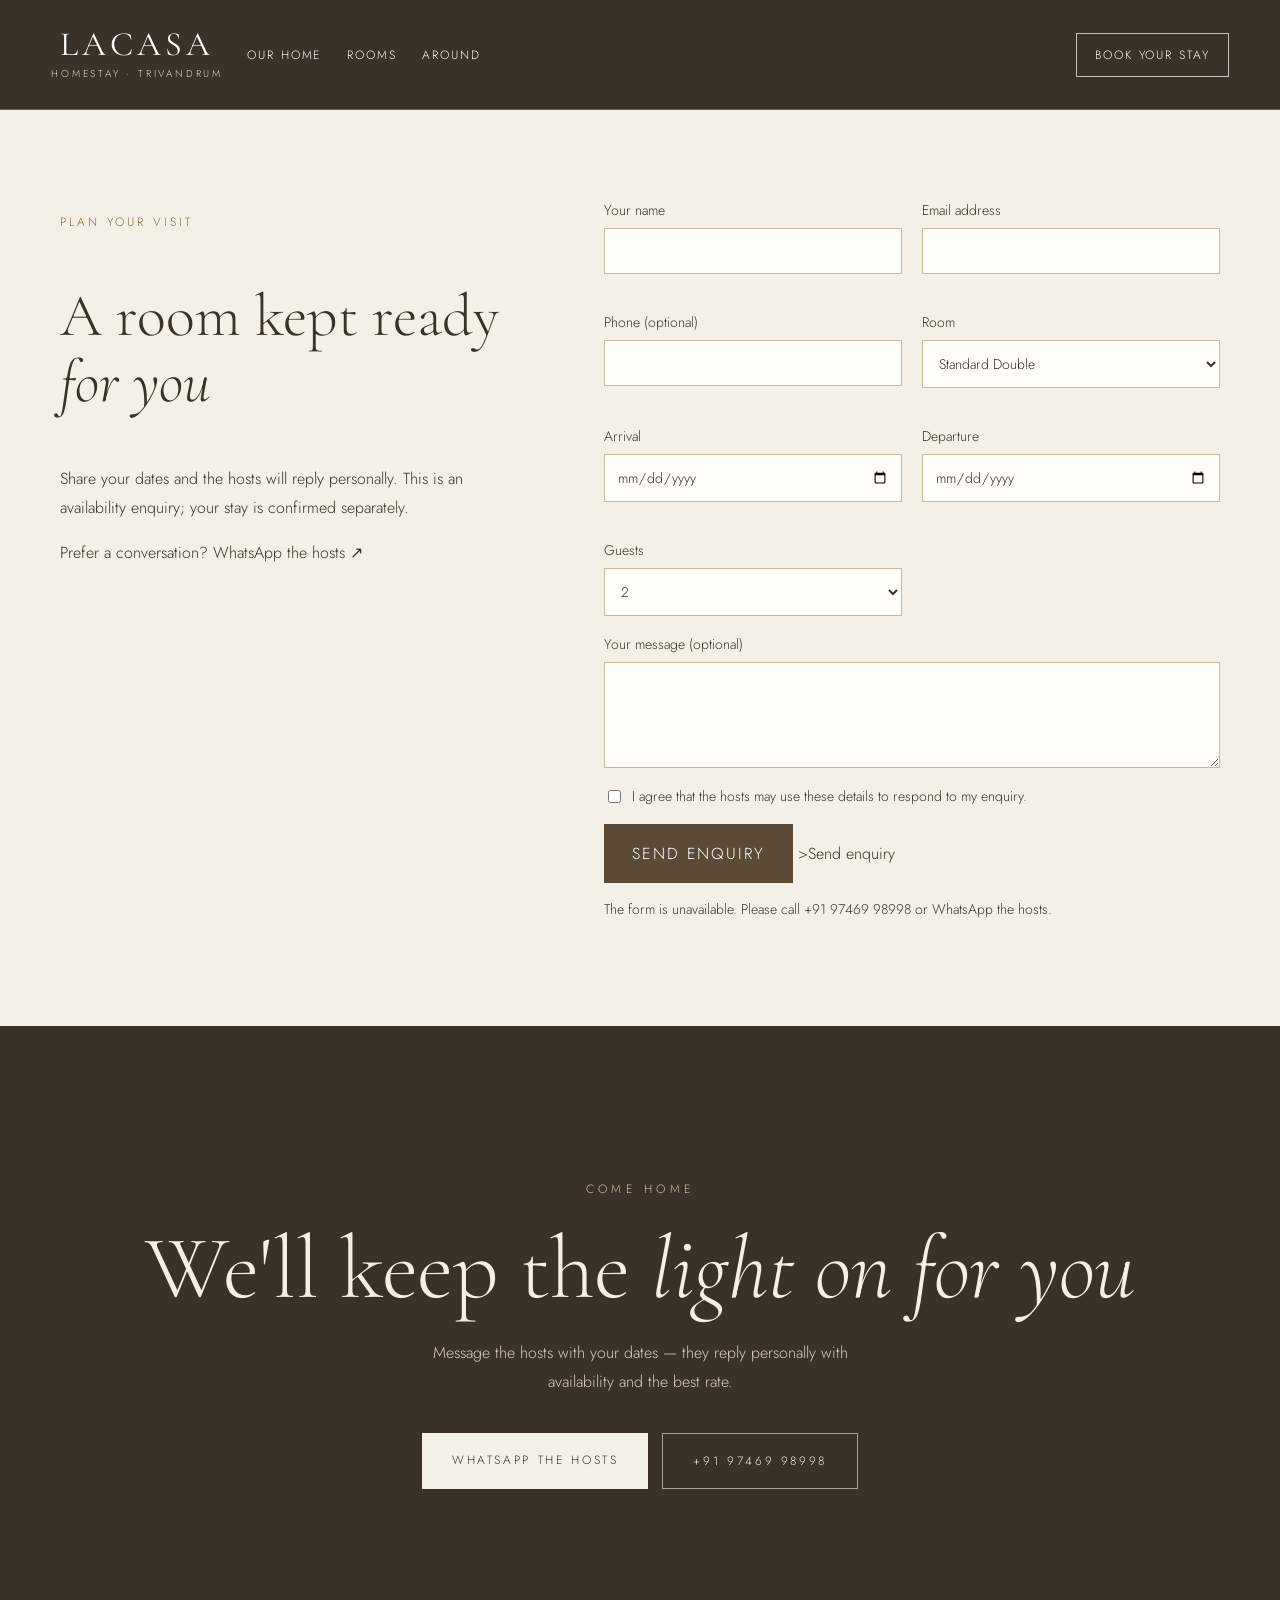
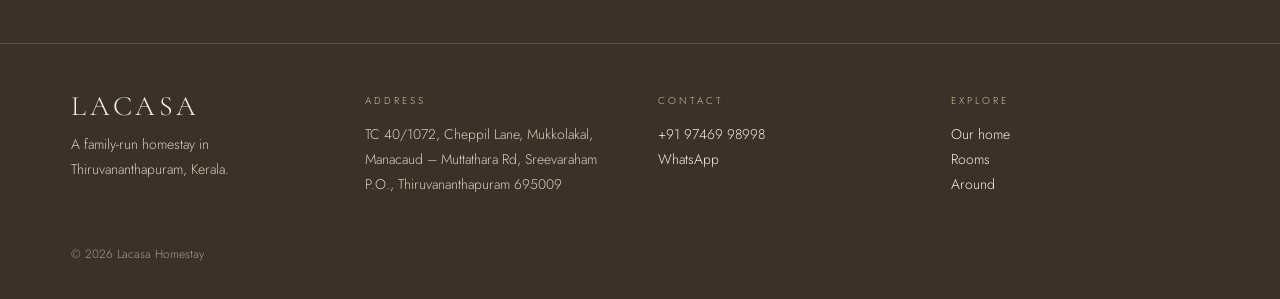
<file: contact.html>
<!doctype html><html lang="en"><head><meta charset="utf-8"><meta name="viewport" content="width=device-width, initial-scale=1"><title>Book your stay · Lacasa Homestay</title><meta name="description" content="Family-run, women-led homestay in Sreevaraham, Thiruvananthapuram. Discover our rooms and enquire about your stay."><link rel="preconnect" href="https://fonts.googleapis.com"><link href="https://fonts.googleapis.com/css2?family=Cormorant+Garamond:ital,wght@0,300;0,400;0,500;1,300;1,400&family=Jost:wght@300;400;500&display=swap" rel="stylesheet"><link rel="stylesheet" href="styles.css"><script src="site.js" defer></script></head><body><a class="skip-link" href="#main-content">Skip to content</a><main id="main-content"><div class="page-header"><header style="position:relative;z-index:2;display:flex;flex-wrap:wrap;justify-content:space-between;align-items:center;gap:16px 24px;padding:28px clamp(20px,4vw,56px);border-bottom:1px solid rgba(255,255,255,0.25)">
      <nav style="display:flex;gap:clamp(14px,2vw,32px);font-size:12px;letter-spacing:0.16em;text-transform:uppercase;white-space:nowrap;flex:1 1 auto;order:2">
        <a href="our-home.html" style="color:#fff">Our home</a>
        <a href="rooms.html" style="color:#fff">Rooms</a>
        <a href="around.html" style="color:#fff">Around</a>
      </nav>
      <a href="index.html" style="display:flex;flex-direction:column;align-items:center;color:#fff;gap:4px;order:1">
        <span style="font-family:'Cormorant Garamond',serif;font-size:34px;font-weight:400;letter-spacing:0.12em;line-height:1">LACASA</span>
        <span style="font-size:10px;letter-spacing:0.28em;text-transform:uppercase;opacity:0.85;white-space:nowrap">Homestay · Trivandrum</span>
      </a>
      <div style="display:flex;justify-content:flex-end;order:3">
        <a href="contact.html#enquiry-form" style="color:#fff;border:1px solid rgba(255,255,255,0.7);padding:12px 18px;font-size:12px;letter-spacing:0.16em;text-transform:uppercase;white-space:nowrap">Book your stay</a>
      </div>
    </header></div><section class="enquiry"><div><p class="eyebrow">Plan your visit</p><h1>A room kept ready <em>for you</em></h1><p>Share your dates and the hosts will reply personally. This is an availability enquiry; your stay is confirmed separately.</p><p>Prefer a conversation? <a href="https://wa.me/919746998998">WhatsApp the hosts ↗</a></p></div><form action="send-enquiry.php" method="post" id="enquiry-form"><input type="hidden" name="csrf" id="csrf"><div class="form-grid"><label>Your name<input name="name" required maxlength="100" autocomplete="name"></label><label>Email address<input type="email" name="email" required maxlength="200" autocomplete="email"></label><label>Phone (optional)<input type="tel" name="phone" maxlength="40" autocomplete="tel"></label><label>Room<select name="room"><option>Standard Double</option><option>Deluxe Family</option><option>Not sure yet</option></select></label><label>Arrival<input type="date" name="arrival" required></label><label>Departure<input type="date" name="departure" required></label><label>Guests<select name="guests"><option>1</option><option selected>2</option><option>3</option><option>4</option><option>5</option><option>6</option></select></label></div><label>Your message (optional)<textarea name="message" rows="4" maxlength="3000"></textarea></label><label class="trap" aria-hidden="true">Leave empty<input name="website" tabindex="-1" autocomplete="off"></label><label class="consent"><input type="checkbox" name="consent" value="1" required> I agree that the hosts may use these details to respond to my enquiry.</label><button type="submit">Send enquiry</button>
>Send enquiry</button><p id="form-status" role="status" aria-live="polite">Preparing the secure form…</p><noscript>JavaScript is required for this form. Please call or WhatsApp the hosts.</noscript></form></section>  <section id="enquire" style="background:#3a3128;color:#f5f0e7">
    <div style="max-width:1240px;margin:0 auto;padding:clamp(88px,12vw,160px) clamp(20px,4vw,56px);text-align:center;display:flex;flex-direction:column;align-items:center;gap:26px">
      <div style="font-size:12px;letter-spacing:0.36em;text-transform:uppercase;color:#d4bf98">Come home</div>
      <h2 style="font-family:'Cormorant Garamond',serif;font-weight:300;font-size:clamp(48px,7vw,104px);line-height:1;margin:0;text-wrap:balance">We'll keep the <em>light on for you</em></h2>
      <p style="font-size:16px;line-height:1.8;color:#d9cfbf;margin:0;max-width:480px">Message the hosts with your dates — they reply personally with availability and the best rate.</p>
      <div style="display:flex;gap:14px;flex-wrap:wrap;justify-content:center;margin-top:10px">
        <a href="https://wa.me/919746998998" target="_blank" rel="noopener" style="background:#f5f0e7;color:#3a3128;padding:18px 30px;font-size:12px;letter-spacing:0.22em;text-transform:uppercase">WhatsApp the hosts</a>
        <a href="tel:+919746998998" style="border:1px solid rgba(245,240,231,0.6);color:#f5f0e7;padding:18px 30px;font-size:12px;letter-spacing:0.22em;text-transform:uppercase">+91 97469 98998</a>
      </div>
    </div>
    <footer style="border-top:1px solid rgba(245,240,231,0.18)">
      <div style="max-width:1240px;margin:0 auto;padding:48px clamp(20px,4vw,56px);display:grid;grid-template-columns:repeat(auto-fit,minmax(min(100%,220px),1fr));gap:36px;font-size:14px;line-height:1.8;color:#d9cfbf">
        <div>
          <div style="font-family:'Cormorant Garamond',serif;font-size:28px;letter-spacing:0.12em;color:#f5f0e7;line-height:1;margin-bottom:12px">LACASA</div>
          A family-run homestay in Thiruvananthapuram, Kerala.
        </div>
        <div>
          <div style="font-size:10px;letter-spacing:0.3em;text-transform:uppercase;color:#d4bf98;margin-bottom:12px">Address</div>
          TC 40/1072, Cheppil Lane, Mukkolakal, Manacaud – Muttathara Rd, Sreevaraham P.O., Thiruvananthapuram 695009
        </div>
        <div style="display:flex;flex-direction:column">
          <div style="font-size:10px;letter-spacing:0.3em;text-transform:uppercase;color:#d4bf98;margin-bottom:12px">Contact</div>
          <a href="tel:+919746998998" style="color:#f5f0e7">+91 97469 98998</a>
          <a href="https://wa.me/919746998998" style="color:#f5f0e7">WhatsApp</a>
        </div>
        <div style="display:flex;flex-direction:column">
          <div style="font-size:10px;letter-spacing:0.3em;text-transform:uppercase;color:#d4bf98;margin-bottom:12px">Explore</div>
          <a href="our-home.html" style="color:#f5f0e7">Our home</a>
          <a href="rooms.html" style="color:#f5f0e7">Rooms</a>
          <a href="around.html" style="color:#f5f0e7">Around</a>
        </div>
      </div>
      <div style="max-width:1240px;margin:0 auto;padding:0 clamp(20px,4vw,56px) 36px;font-size:12px;color:#a89c8a">© 2026 Lacasa Homestay</div>
    </footer>
  </section>
</main><script src="enquiry.js"></script>
</body></html>
</file>
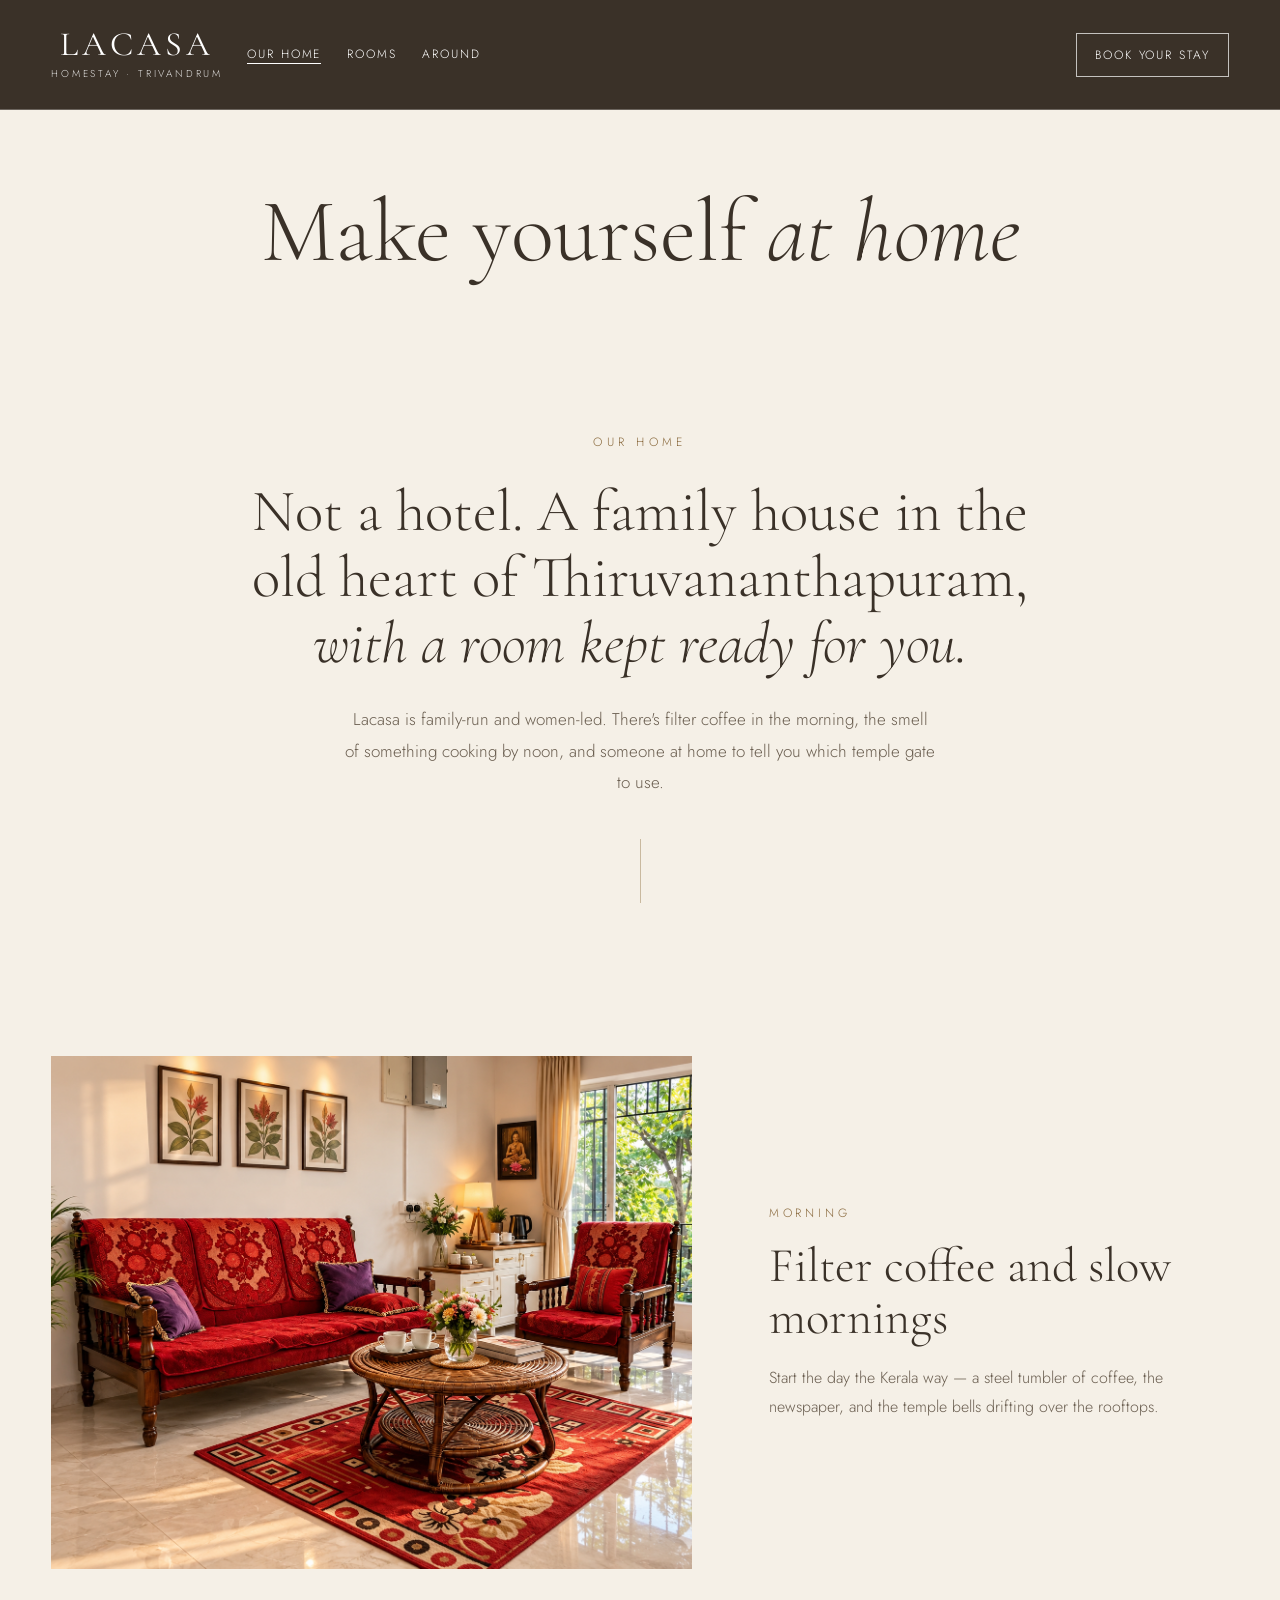
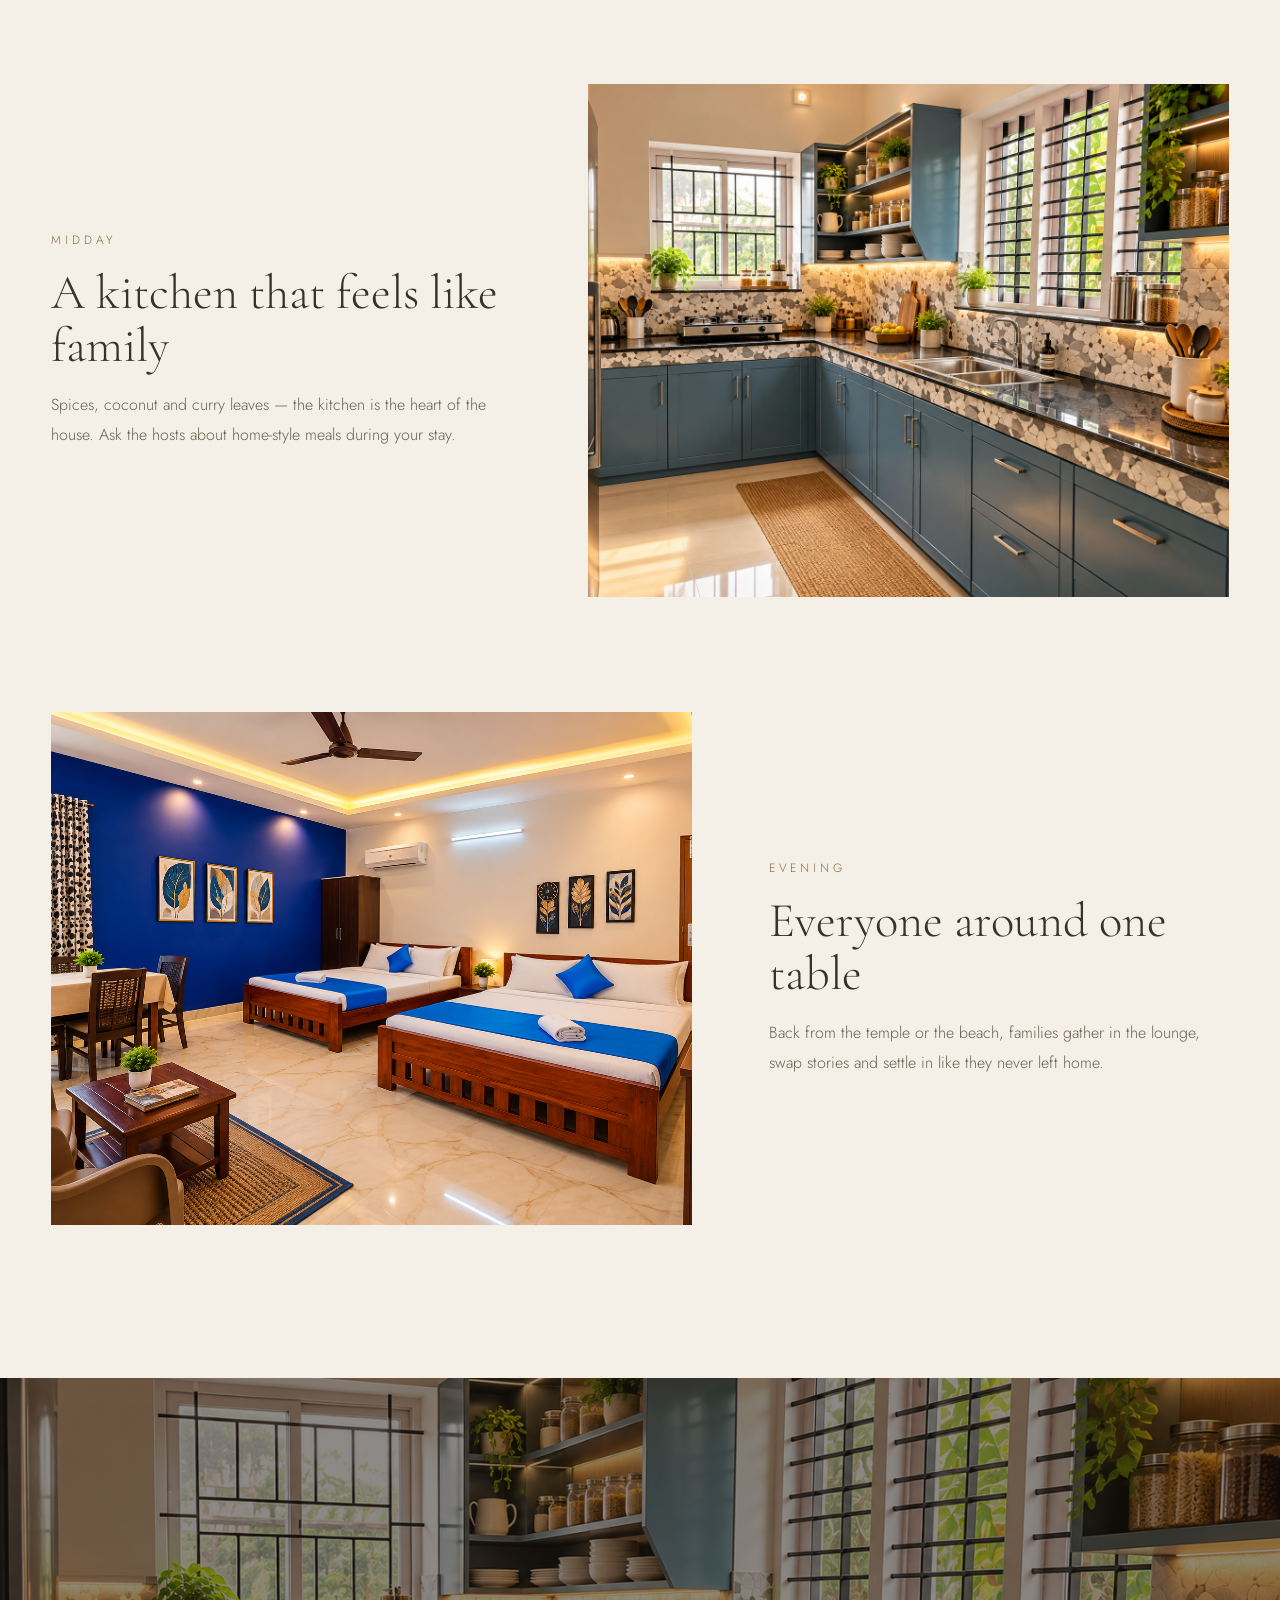
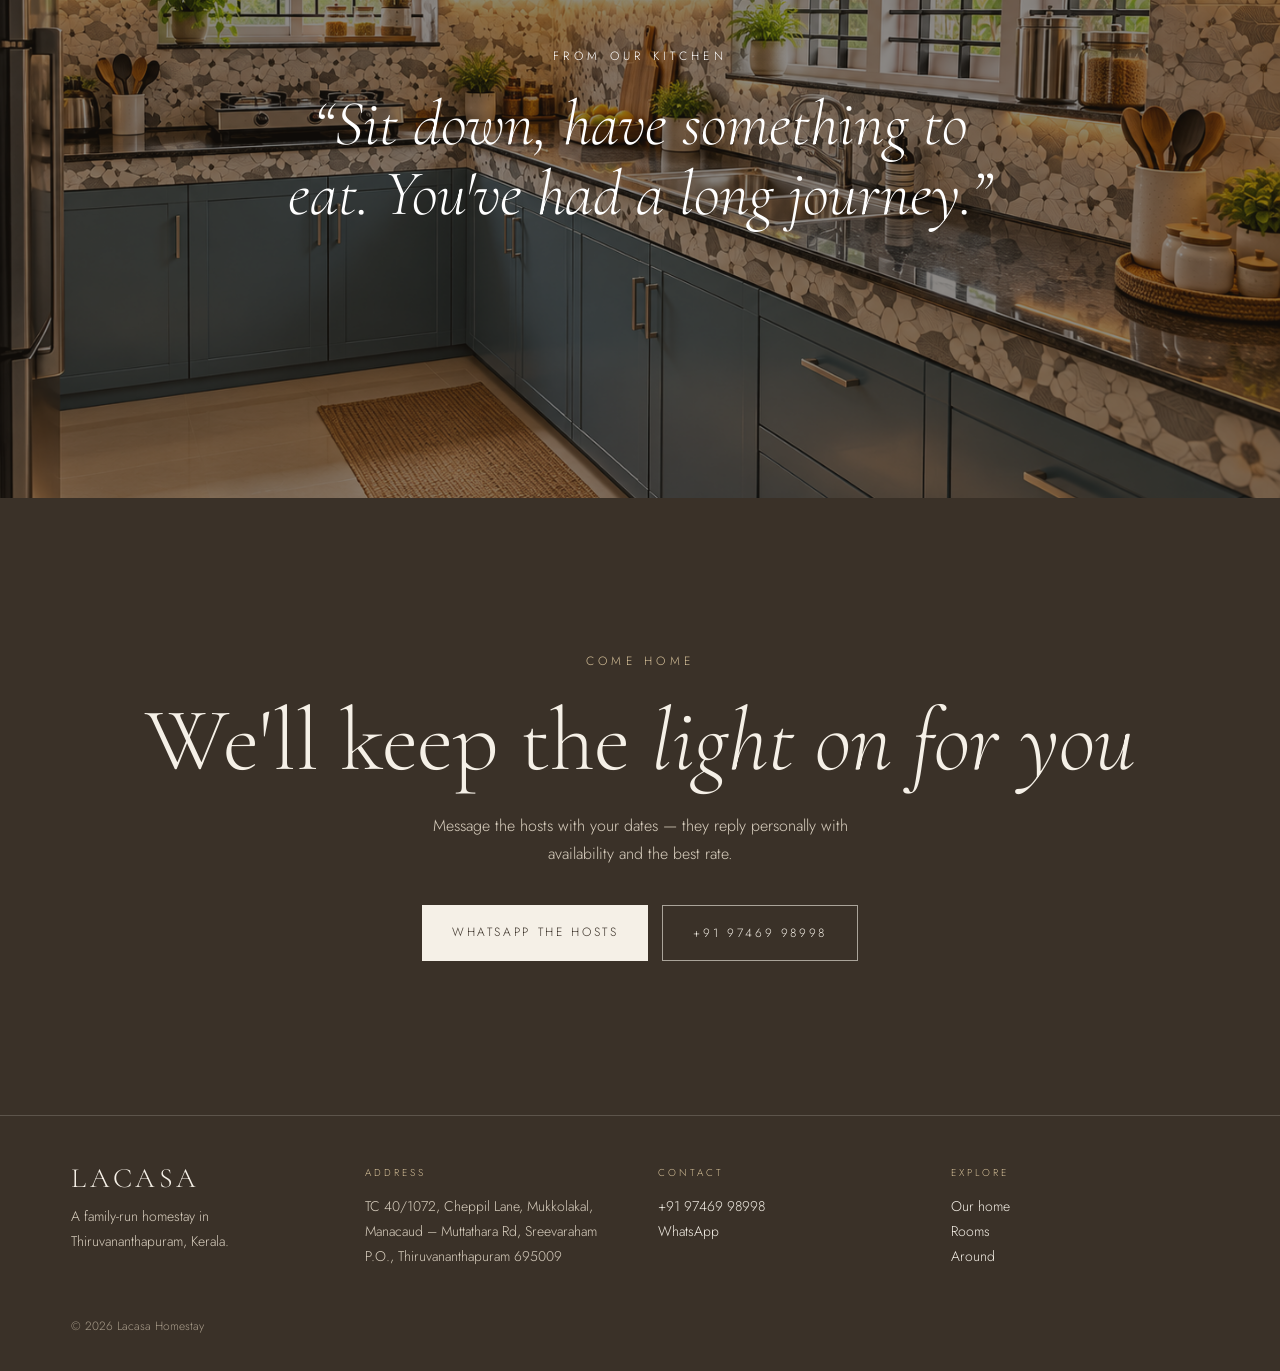
<file: our-home.html>
<!doctype html><html lang="en"><head><meta charset="utf-8"><meta name="viewport" content="width=device-width, initial-scale=1"><title>Our home · Lacasa Homestay</title><meta name="description" content="Family-run, women-led homestay in Sreevaraham, Thiruvananthapuram. Discover our rooms and enquire about your stay."><link rel="preconnect" href="https://fonts.googleapis.com"><link href="https://fonts.googleapis.com/css2?family=Cormorant+Garamond:ital,wght@0,300;0,400;0,500;1,300;1,400&family=Jost:wght@300;400;500&display=swap" rel="stylesheet"><link rel="stylesheet" href="styles.css"><script src="site.js" defer></script></head><body><a class="skip-link" href="#main-content">Skip to content</a><main id="main-content"><div class="page-header"><header style="position:relative;z-index:2;display:flex;flex-wrap:wrap;justify-content:space-between;align-items:center;gap:16px 24px;padding:28px clamp(20px,4vw,56px);border-bottom:1px solid rgba(255,255,255,0.25)">
      <nav style="display:flex;gap:clamp(14px,2vw,32px);font-size:12px;letter-spacing:0.16em;text-transform:uppercase;white-space:nowrap;flex:1 1 auto;order:2">
        <a href="our-home.html" aria-current="page" style="color:#fff">Our home</a>
        <a href="rooms.html" style="color:#fff">Rooms</a>
        <a href="around.html" style="color:#fff">Around</a>
      </nav>
      <a href="index.html" style="display:flex;flex-direction:column;align-items:center;color:#fff;gap:4px;order:1">
        <span style="font-family:'Cormorant Garamond',serif;font-size:34px;font-weight:400;letter-spacing:0.12em;line-height:1">LACASA</span>
        <span style="font-size:10px;letter-spacing:0.28em;text-transform:uppercase;opacity:0.85;white-space:nowrap">Homestay · Trivandrum</span>
      </a>
      <div style="display:flex;justify-content:flex-end;order:3">
        <a href="contact.html#enquiry-form" style="color:#fff;border:1px solid rgba(255,255,255,0.7);padding:12px 18px;font-size:12px;letter-spacing:0.16em;text-transform:uppercase;white-space:nowrap">Book your stay</a>
      </div>
    </header></div><div class="page-title"><h1>Make yourself <em>at home</em></h1></div>  <section id="story" style="max-width:920px;margin:0 auto;padding:clamp(88px,12vw,160px) 24px;text-align:center;display:flex;flex-direction:column;align-items:center;gap:28px">
    <div style="font-size:12px;letter-spacing:0.36em;text-transform:uppercase;color:#8a6a3e">Our home</div>
    <h2 style="font-family:'Cormorant Garamond',serif;font-weight:300;font-size:clamp(36px,4.6vw,60px);line-height:1.12;margin:0;color:#3a3128;text-wrap:balance">Not a hotel. A family house in the old heart of Thiruvananthapuram, <em>with a room kept ready for you.</em></h2>
    <p style="font-size:17px;line-height:1.85;color:#6b5f51;max-width:620px;margin:0;text-wrap:pretty">Lacasa is family-run and women-led. There's filter coffee in the morning, the smell of something cooking by noon, and someone at home to tell you which temple gate to use.</p>
    <div style="width:1px;height:64px;background:#c9b99f;margin-top:12px"></div>
  </section>

  <section style="max-width:1320px;width:100%;margin:0 auto;padding:0 clamp(20px,4vw,56px) clamp(88px,12vw,160px);display:flex;flex-direction:column;gap:clamp(64px,9vw,128px)">
    
      <article style="display:flex;flex-wrap:wrap;gap:clamp(32px,6vw,96px);align-items:center;flex-direction:row">
        <div style="flex:1 1 460px;min-width:0;aspect-ratio:5/4;overflow:hidden;background:#e6ddcd">
          <img loading="lazy" decoding="async" src="pasted-1791290572716-0.png" alt="Filter coffee and slow mornings" style="width:100%;height:100%;object-fit:cover;display:block">
        </div>
        <div style="flex:1 1 320px;min-width:0;max-width:460px;display:flex;flex-direction:column;gap:18px">
          <div style="font-size:12px;letter-spacing:0.32em;text-transform:uppercase;color:#8a6a3e">Morning</div>
          <h3 style="font-family:'Cormorant Garamond',serif;font-weight:300;font-size:clamp(34px,3.8vw,50px);line-height:1.08;margin:0;color:#3a3128">Filter coffee and slow mornings</h3>
          <p style="font-size:16px;line-height:1.85;color:#6b5f51;margin:0;text-wrap:pretty">Start the day the Kerala way — a steel tumbler of coffee, the newspaper, and the temple bells drifting over the rooftops.</p>
        </div>
      </article>
    
      <article style="display:flex;flex-wrap:wrap;gap:clamp(32px,6vw,96px);align-items:center;flex-direction:row-reverse">
        <div style="flex:1 1 460px;min-width:0;aspect-ratio:5/4;overflow:hidden;background:#e6ddcd">
          <img loading="lazy" decoding="async" src="pasted-1791289778036-0.png" alt="A kitchen that feels like family" style="width:100%;height:100%;object-fit:cover;display:block">
        </div>
        <div style="flex:1 1 320px;min-width:0;max-width:460px;display:flex;flex-direction:column;gap:18px">
          <div style="font-size:12px;letter-spacing:0.32em;text-transform:uppercase;color:#8a6a3e">Midday</div>
          <h3 style="font-family:'Cormorant Garamond',serif;font-weight:300;font-size:clamp(34px,3.8vw,50px);line-height:1.08;margin:0;color:#3a3128">A kitchen that feels like family</h3>
          <p style="font-size:16px;line-height:1.85;color:#6b5f51;margin:0;text-wrap:pretty">Spices, coconut and curry leaves — the kitchen is the heart of the house. Ask the hosts about home-style meals during your stay.</p>
        </div>
      </article>
    
      <article style="display:flex;flex-wrap:wrap;gap:clamp(32px,6vw,96px);align-items:center;flex-direction:row">
        <div style="flex:1 1 460px;min-width:0;aspect-ratio:5/4;overflow:hidden;background:#e6ddcd">
          <img loading="lazy" decoding="async" src="pasted-1791289826717-0.png" alt="Everyone around one table" style="width:100%;height:100%;object-fit:cover;display:block">
        </div>
        <div style="flex:1 1 320px;min-width:0;max-width:460px;display:flex;flex-direction:column;gap:18px">
          <div style="font-size:12px;letter-spacing:0.32em;text-transform:uppercase;color:#8a6a3e">Evening</div>
          <h3 style="font-family:'Cormorant Garamond',serif;font-weight:300;font-size:clamp(34px,3.8vw,50px);line-height:1.08;margin:0;color:#3a3128">Everyone around one table</h3>
          <p style="font-size:16px;line-height:1.85;color:#6b5f51;margin:0;text-wrap:pretty">Back from the temple or the beach, families gather in the lounge, swap stories and settle in like they never left home.</p>
        </div>
      </article>
    
  </section>

  <section style="position:relative;min-height:min(80vh,720px);display:flex;align-items:center;justify-content:center;text-align:center;color:#fff;background:#2c241c">
    <img loading="lazy" decoding="async" src="pasted-1791289778036-0.png" alt="The Lacasa kitchen" style="position:absolute;inset:0;width:100%;height:100%;object-fit:cover">
    <div style="position:absolute;inset:0;background:rgba(28,22,16,0.5)"></div>
    <div style="position:relative;padding:48px 24px;max-width:900px">
      <div style="font-size:12px;letter-spacing:0.36em;text-transform:uppercase;margin-bottom:24px">From our kitchen</div>
      <p style="font-family:'Cormorant Garamond',serif;font-weight:300;font-style:italic;font-size:clamp(36px,5vw,68px);line-height:1.1;margin:0;text-wrap:balance">“Sit down, have something to eat. You've had a long journey.”</p>
    </div>
  </section>

  <section id="enquire" style="background:#3a3128;color:#f5f0e7">
    <div style="max-width:1240px;margin:0 auto;padding:clamp(88px,12vw,160px) clamp(20px,4vw,56px);text-align:center;display:flex;flex-direction:column;align-items:center;gap:26px">
      <div style="font-size:12px;letter-spacing:0.36em;text-transform:uppercase;color:#d4bf98">Come home</div>
      <h2 style="font-family:'Cormorant Garamond',serif;font-weight:300;font-size:clamp(48px,7vw,104px);line-height:1;margin:0;text-wrap:balance">We'll keep the <em>light on for you</em></h2>
      <p style="font-size:16px;line-height:1.8;color:#d9cfbf;margin:0;max-width:480px">Message the hosts with your dates — they reply personally with availability and the best rate.</p>
      <div style="display:flex;gap:14px;flex-wrap:wrap;justify-content:center;margin-top:10px">
        <a href="https://wa.me/919746998998" target="_blank" rel="noopener" style="background:#f5f0e7;color:#3a3128;padding:18px 30px;font-size:12px;letter-spacing:0.22em;text-transform:uppercase">WhatsApp the hosts</a>
        <a href="tel:+919746998998" style="border:1px solid rgba(245,240,231,0.6);color:#f5f0e7;padding:18px 30px;font-size:12px;letter-spacing:0.22em;text-transform:uppercase">+91 97469 98998</a>
      </div>
    </div>
    <footer style="border-top:1px solid rgba(245,240,231,0.18)">
      <div style="max-width:1240px;margin:0 auto;padding:48px clamp(20px,4vw,56px);display:grid;grid-template-columns:repeat(auto-fit,minmax(min(100%,220px),1fr));gap:36px;font-size:14px;line-height:1.8;color:#d9cfbf">
        <div>
          <div style="font-family:'Cormorant Garamond',serif;font-size:28px;letter-spacing:0.12em;color:#f5f0e7;line-height:1;margin-bottom:12px">LACASA</div>
          A family-run homestay in Thiruvananthapuram, Kerala.
        </div>
        <div>
          <div style="font-size:10px;letter-spacing:0.3em;text-transform:uppercase;color:#d4bf98;margin-bottom:12px">Address</div>
          TC 40/1072, Cheppil Lane, Mukkolakal, Manacaud – Muttathara Rd, Sreevaraham P.O., Thiruvananthapuram 695009
        </div>
        <div style="display:flex;flex-direction:column">
          <div style="font-size:10px;letter-spacing:0.3em;text-transform:uppercase;color:#d4bf98;margin-bottom:12px">Contact</div>
          <a href="tel:+919746998998" style="color:#f5f0e7">+91 97469 98998</a>
          <a href="https://wa.me/919746998998" style="color:#f5f0e7">WhatsApp</a>
        </div>
        <div style="display:flex;flex-direction:column">
          <div style="font-size:10px;letter-spacing:0.3em;text-transform:uppercase;color:#d4bf98;margin-bottom:12px">Explore</div>
          <a href="our-home.html" aria-current="page" style="color:#f5f0e7">Our home</a>
          <a href="rooms.html" style="color:#f5f0e7">Rooms</a>
          <a href="around.html" style="color:#f5f0e7">Around</a>
        </div>
      </div>
      <div style="max-width:1240px;margin:0 auto;padding:0 clamp(20px,4vw,56px) 36px;font-size:12px;color:#a89c8a">© 2026 Lacasa Homestay</div>
    </footer>
  </section>
</main></body></html>
</file>
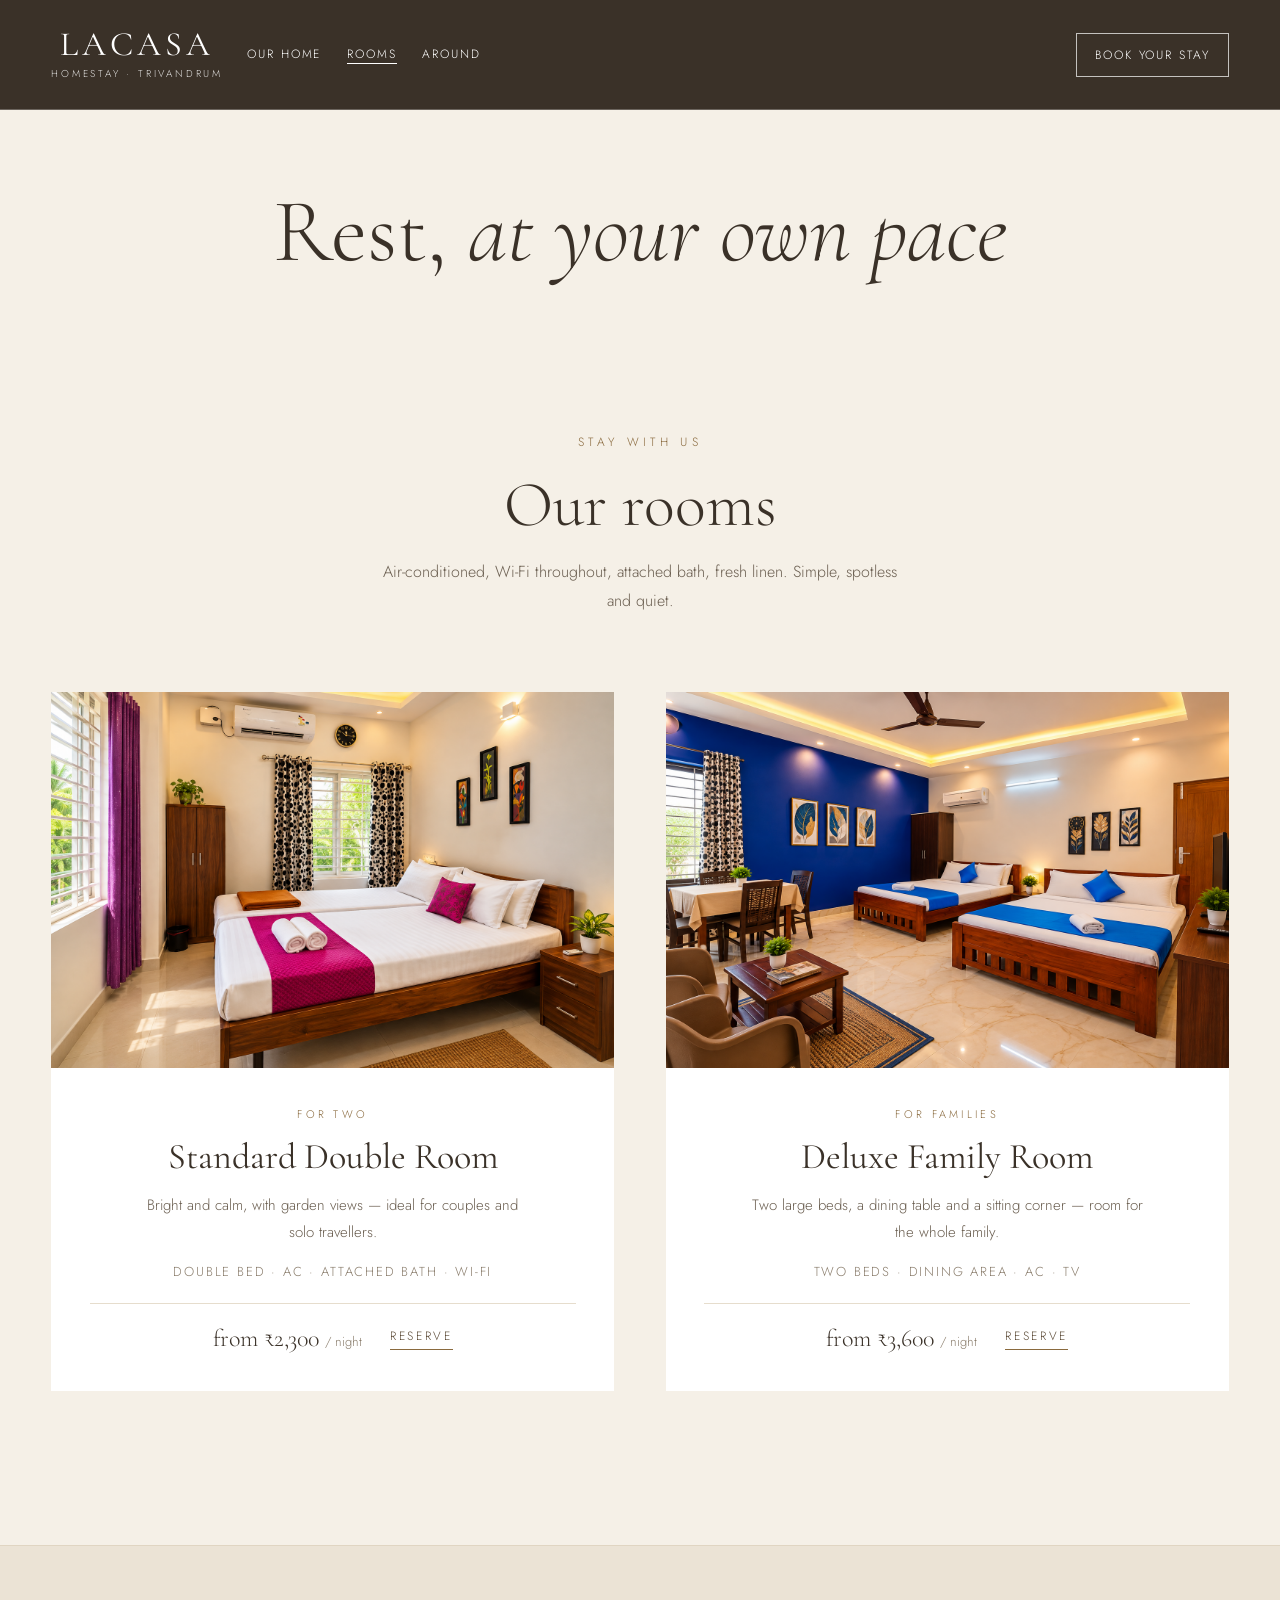
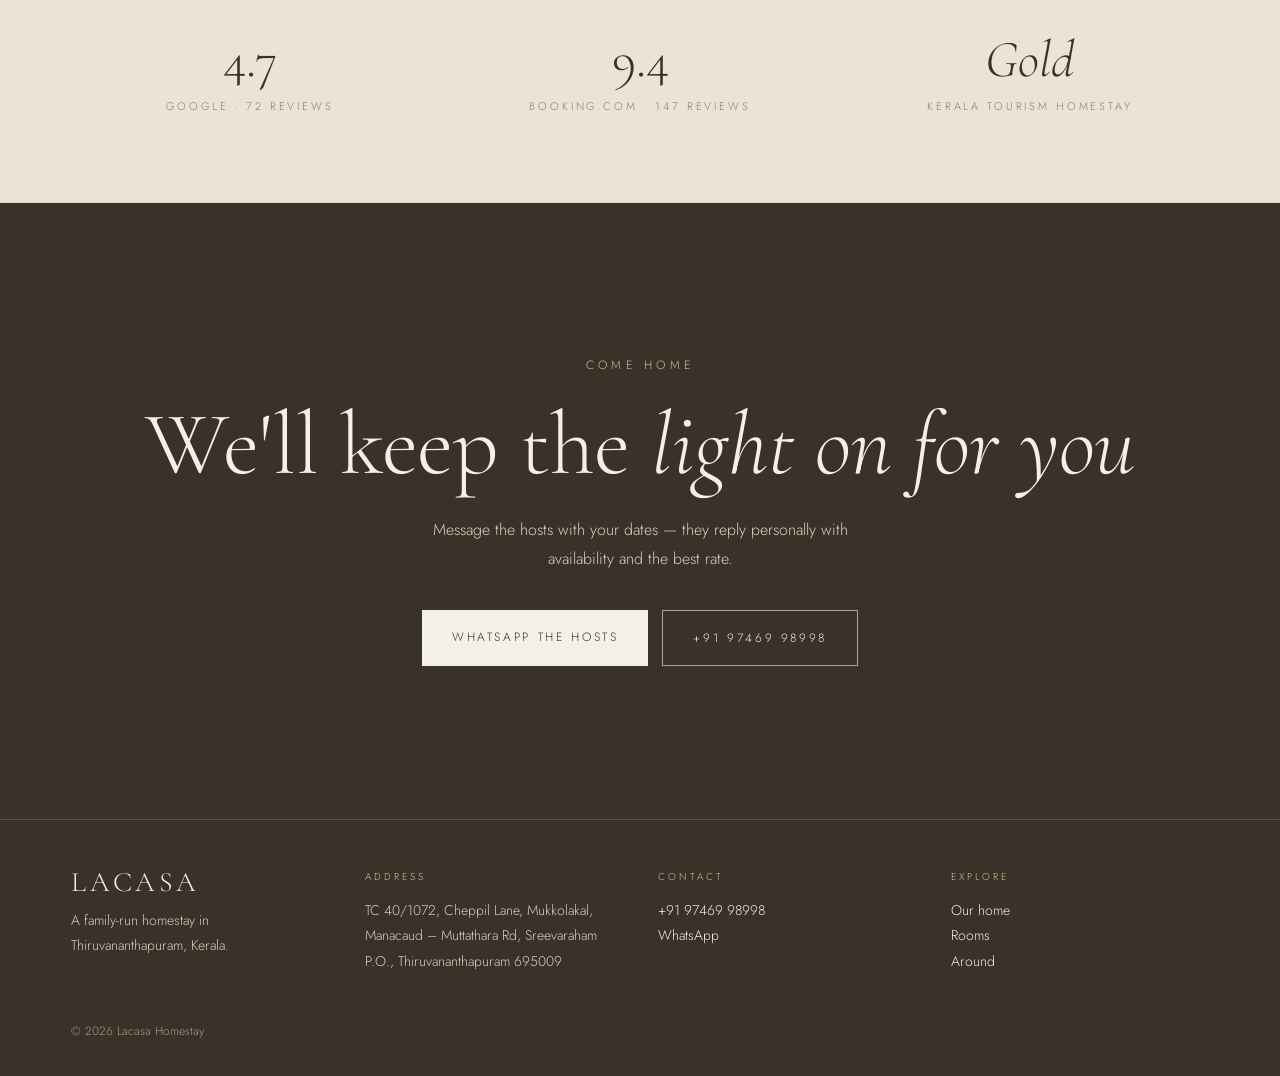
<file: rooms.html>
<!doctype html><html lang="en"><head><meta charset="utf-8"><meta name="viewport" content="width=device-width, initial-scale=1"><title>Rooms · Lacasa Homestay</title><meta name="description" content="Family-run, women-led homestay in Sreevaraham, Thiruvananthapuram. Discover our rooms and enquire about your stay."><link rel="preconnect" href="https://fonts.googleapis.com"><link href="https://fonts.googleapis.com/css2?family=Cormorant+Garamond:ital,wght@0,300;0,400;0,500;1,300;1,400&family=Jost:wght@300;400;500&display=swap" rel="stylesheet"><link rel="stylesheet" href="styles.css"><script src="site.js" defer></script></head><body><a class="skip-link" href="#main-content">Skip to content</a><main id="main-content"><div class="page-header"><header style="position:relative;z-index:2;display:flex;flex-wrap:wrap;justify-content:space-between;align-items:center;gap:16px 24px;padding:28px clamp(20px,4vw,56px);border-bottom:1px solid rgba(255,255,255,0.25)">
      <nav style="display:flex;gap:clamp(14px,2vw,32px);font-size:12px;letter-spacing:0.16em;text-transform:uppercase;white-space:nowrap;flex:1 1 auto;order:2">
        <a href="our-home.html" style="color:#fff">Our home</a>
        <a href="rooms.html" aria-current="page" style="color:#fff">Rooms</a>
        <a href="around.html" style="color:#fff">Around</a>
      </nav>
      <a href="index.html" style="display:flex;flex-direction:column;align-items:center;color:#fff;gap:4px;order:1">
        <span style="font-family:'Cormorant Garamond',serif;font-size:34px;font-weight:400;letter-spacing:0.12em;line-height:1">LACASA</span>
        <span style="font-size:10px;letter-spacing:0.28em;text-transform:uppercase;opacity:0.85;white-space:nowrap">Homestay · Trivandrum</span>
      </a>
      <div style="display:flex;justify-content:flex-end;order:3">
        <a href="contact.html#enquiry-form" style="color:#fff;border:1px solid rgba(255,255,255,0.7);padding:12px 18px;font-size:12px;letter-spacing:0.16em;text-transform:uppercase;white-space:nowrap">Book your stay</a>
      </div>
    </header></div><div class="page-title"><h1>Rest, <em>at your own pace</em></h1></div>  <section id="rooms" style="max-width:1320px;width:100%;margin:0 auto;padding:clamp(88px,12vw,160px) clamp(20px,4vw,56px)">
    <div style="text-align:center;display:flex;flex-direction:column;align-items:center;gap:20px;margin-bottom:clamp(48px,6vw,80px)">
      <div style="font-size:12px;letter-spacing:0.36em;text-transform:uppercase;color:#8a6a3e">Stay with us</div>
      <h2 style="font-family:'Cormorant Garamond',serif;font-weight:300;font-size:clamp(40px,5vw,68px);line-height:1.05;margin:0;color:#3a3128">Our rooms</h2>
      <p style="font-size:16px;line-height:1.8;color:#6b5f51;margin:0;max-width:520px">Air-conditioned, Wi-Fi throughout, attached bath, fresh linen. Simple, spotless and quiet.</p>
    </div>
    <div style="display:grid;grid-template-columns:repeat(auto-fit,minmax(min(100%,440px),1fr));gap:clamp(28px,4vw,56px)">
      
        <article style="display:flex;flex-direction:column;background:#fff">
          <div style="aspect-ratio:3/2;overflow:hidden;background:#e6ddcd">
            <img loading="lazy" decoding="async" src="pasted-1791289684704-0.png" alt="Standard Double Room" style="width:100%;height:100%;object-fit:cover;display:block">
          </div>
          <div style="padding:clamp(24px,3vw,40px);display:flex;flex-direction:column;gap:16px;text-align:center;align-items:center">
            <div style="font-size:11px;letter-spacing:0.3em;text-transform:uppercase;color:#8a6a3e">For two</div>
            <h3 style="font-family:'Cormorant Garamond',serif;font-weight:400;font-size:36px;line-height:1.05;margin:0;color:#3a3128">Standard Double Room</h3>
            <p style="font-size:15px;line-height:1.8;color:#6b5f51;margin:0;max-width:400px">Bright and calm, with garden views — ideal for couples and solo travellers.</p>
            <div style="font-size:13px;letter-spacing:0.14em;text-transform:uppercase;color:#8a7d6c">Double bed · AC · Attached bath · Wi-Fi</div>
            <div style="display:flex;gap:28px;align-items:center;justify-content:center;flex-wrap:wrap;border-top:1px solid #e6ddcd;padding-top:20px;margin-top:6px;width:100%">
              <span style="font-family:'Cormorant Garamond',serif;font-size:24px;color:#3a3128">from ₹2,300 <span style="font-family:'Jost',sans-serif;font-size:13px;color:#8a7d6c">/ night</span></span>
              <a href="contact.html#enquiry-form" style="font-size:12px;letter-spacing:0.22em;text-transform:uppercase;border-bottom:1px solid #8a6a3e;padding-bottom:4px;color:#5b4a36">Reserve</a>
            </div>
          </div>
        </article>
      
        <article style="display:flex;flex-direction:column;background:#fff">
          <div style="aspect-ratio:3/2;overflow:hidden;background:#e6ddcd">
            <img loading="lazy" decoding="async" src="pasted-1791289826717-0.png" alt="Deluxe Family Room" style="width:100%;height:100%;object-fit:cover;display:block">
          </div>
          <div style="padding:clamp(24px,3vw,40px);display:flex;flex-direction:column;gap:16px;text-align:center;align-items:center">
            <div style="font-size:11px;letter-spacing:0.3em;text-transform:uppercase;color:#8a6a3e">For families</div>
            <h3 style="font-family:'Cormorant Garamond',serif;font-weight:400;font-size:36px;line-height:1.05;margin:0;color:#3a3128">Deluxe Family Room</h3>
            <p style="font-size:15px;line-height:1.8;color:#6b5f51;margin:0;max-width:400px">Two large beds, a dining table and a sitting corner — room for the whole family.</p>
            <div style="font-size:13px;letter-spacing:0.14em;text-transform:uppercase;color:#8a7d6c">Two beds · Dining area · AC · TV</div>
            <div style="display:flex;gap:28px;align-items:center;justify-content:center;flex-wrap:wrap;border-top:1px solid #e6ddcd;padding-top:20px;margin-top:6px;width:100%">
              <span style="font-family:'Cormorant Garamond',serif;font-size:24px;color:#3a3128">from ₹3,600 <span style="font-family:'Jost',sans-serif;font-size:13px;color:#8a7d6c">/ night</span></span>
              <a href="contact.html#enquiry-form" style="font-size:12px;letter-spacing:0.22em;text-transform:uppercase;border-bottom:1px solid #8a6a3e;padding-bottom:4px;color:#5b4a36">Reserve</a>
            </div>
          </div>
        </article>
      
    </div>
  </section>

  <section style="background:#ebe3d5;border-top:1px solid #e0d5c2;border-bottom:1px solid #e0d5c2">
    <div style="max-width:1240px;margin:0 auto;padding:clamp(56px,7vw,88px) clamp(20px,4vw,56px);display:grid;grid-template-columns:repeat(auto-fit,minmax(200px,1fr));gap:32px;text-align:center">
      <div><div style="font-family:'Cormorant Garamond',serif;font-size:52px;font-weight:300;line-height:1;color:#3a3128">4.7</div><div style="font-size:11px;letter-spacing:0.26em;text-transform:uppercase;color:#8a7d6c;margin-top:12px">Google · 72 reviews</div></div>
      <div><div style="font-family:'Cormorant Garamond',serif;font-size:52px;font-weight:300;line-height:1;color:#3a3128">9.4</div><div style="font-size:11px;letter-spacing:0.26em;text-transform:uppercase;color:#8a7d6c;margin-top:12px">Booking.com · 147 reviews</div></div>
      <div><div style="font-family:'Cormorant Garamond',serif;font-size:52px;font-weight:300;line-height:1;color:#3a3128"><em>Gold</em></div><div style="font-size:11px;letter-spacing:0.26em;text-transform:uppercase;color:#8a7d6c;margin-top:12px">Kerala Tourism homestay</div></div>
    </div>
  </section>

  <section id="enquire" style="background:#3a3128;color:#f5f0e7">
    <div style="max-width:1240px;margin:0 auto;padding:clamp(88px,12vw,160px) clamp(20px,4vw,56px);text-align:center;display:flex;flex-direction:column;align-items:center;gap:26px">
      <div style="font-size:12px;letter-spacing:0.36em;text-transform:uppercase;color:#d4bf98">Come home</div>
      <h2 style="font-family:'Cormorant Garamond',serif;font-weight:300;font-size:clamp(48px,7vw,104px);line-height:1;margin:0;text-wrap:balance">We'll keep the <em>light on for you</em></h2>
      <p style="font-size:16px;line-height:1.8;color:#d9cfbf;margin:0;max-width:480px">Message the hosts with your dates — they reply personally with availability and the best rate.</p>
      <div style="display:flex;gap:14px;flex-wrap:wrap;justify-content:center;margin-top:10px">
        <a href="https://wa.me/919746998998" target="_blank" rel="noopener" style="background:#f5f0e7;color:#3a3128;padding:18px 30px;font-size:12px;letter-spacing:0.22em;text-transform:uppercase">WhatsApp the hosts</a>
        <a href="tel:+919746998998" style="border:1px solid rgba(245,240,231,0.6);color:#f5f0e7;padding:18px 30px;font-size:12px;letter-spacing:0.22em;text-transform:uppercase">+91 97469 98998</a>
      </div>
    </div>
    <footer style="border-top:1px solid rgba(245,240,231,0.18)">
      <div style="max-width:1240px;margin:0 auto;padding:48px clamp(20px,4vw,56px);display:grid;grid-template-columns:repeat(auto-fit,minmax(min(100%,220px),1fr));gap:36px;font-size:14px;line-height:1.8;color:#d9cfbf">
        <div>
          <div style="font-family:'Cormorant Garamond',serif;font-size:28px;letter-spacing:0.12em;color:#f5f0e7;line-height:1;margin-bottom:12px">LACASA</div>
          A family-run homestay in Thiruvananthapuram, Kerala.
        </div>
        <div>
          <div style="font-size:10px;letter-spacing:0.3em;text-transform:uppercase;color:#d4bf98;margin-bottom:12px">Address</div>
          TC 40/1072, Cheppil Lane, Mukkolakal, Manacaud – Muttathara Rd, Sreevaraham P.O., Thiruvananthapuram 695009
        </div>
        <div style="display:flex;flex-direction:column">
          <div style="font-size:10px;letter-spacing:0.3em;text-transform:uppercase;color:#d4bf98;margin-bottom:12px">Contact</div>
          <a href="tel:+919746998998" style="color:#f5f0e7">+91 97469 98998</a>
          <a href="https://wa.me/919746998998" style="color:#f5f0e7">WhatsApp</a>
        </div>
        <div style="display:flex;flex-direction:column">
          <div style="font-size:10px;letter-spacing:0.3em;text-transform:uppercase;color:#d4bf98;margin-bottom:12px">Explore</div>
          <a href="our-home.html" style="color:#f5f0e7">Our home</a>
          <a href="rooms.html" aria-current="page" style="color:#f5f0e7">Rooms</a>
          <a href="around.html" style="color:#f5f0e7">Around</a>
        </div>
      </div>
      <div style="max-width:1240px;margin:0 auto;padding:0 clamp(20px,4vw,56px) 36px;font-size:12px;color:#a89c8a">© 2026 Lacasa Homestay</div>
    </footer>
  </section>
</main></body></html>
</file>
<file: styles.css>
html{scroll-behavior:smooth}
body{margin:0;background:#f5f0e7;color:#3a3128;font-family:'Jost',sans-serif;font-weight:300;-webkit-font-smoothing:antialiased}
a{color:#3a3128;text-decoration:none}
a:hover{color:#8a6a3e}
*{box-sizing:border-box}
input,select{font-family:inherit}

header nav a[aria-current]{border-bottom:1px solid currentColor}button,input,select,textarea{font:inherit}a:focus-visible,button:focus-visible,input:focus-visible,select:focus-visible,textarea:focus-visible{outline:2px solid #a77738;outline-offset:5px}button{cursor:pointer;background:#5b4a36;color:white;border:0;padding:18px 28px;letter-spacing:.12em;text-transform:uppercase}button:disabled{opacity:.5;cursor:wait}.page-header{background:#3a3128}.page-title{text-align:center;padding:75px 24px 0}.page-title h1{font:300 clamp(48px,7vw,90px)/1.05 'Cormorant Garamond',serif;margin:0}.enquiry{max-width:1240px;margin:auto;padding:90px 40px;display:grid;grid-template-columns:1fr 1.3fr;gap:70px}.enquiry h2{font:300 52px/1.1 'Cormorant Garamond',serif}.enquiry p{line-height:1.8}.eyebrow{text-transform:uppercase;letter-spacing:.25em;font-size:12px;color:#8a6a3e}.form-grid{display:grid;grid-template-columns:1fr 1fr;gap:20px}form label{display:flex;flex-direction:column;gap:8px;font-size:14px;margin-bottom:18px}form input,form select,form textarea{width:100%;padding:12px;border:1px solid #c9b99f;border-radius:0;background:#fffdf8;color:#3a3128}.consent{flex-direction:row;align-items:flex-start}.consent input{width:auto;margin-top:4px}.trap{position:absolute!important;left:-9999px}#form-status{font-size:14px}img{max-width:100%}@media(max-width:700px){header{justify-content:center!important}header nav{justify-content:center;order:3!important;flex-basis:100%!important;font-size:10px!important;gap:16px!important}.enquiry{grid-template-columns:1fr;padding:60px 22px;gap:20px}.form-grid{grid-template-columns:1fr}.page-title{padding-top:50px}}@media(prefers-reduced-motion:reduce){html{scroll-behavior:auto}}
.enquiry h1{font:300 clamp(40px,5vw,60px)/1.1 "Cormorant Garamond",serif}.skip-link{position:fixed;top:-100px;left:16px;z-index:100;background:#fff;padding:14px}.skip-link:focus{top:16px}
</file>
<file: admin.css>
*{margin:0;padding:0;box-sizing:border-box}
body{font-family:-apple-system,sans-serif;background:#f5f0e7;color:#3a3128}

.login-wrap{max-width:400px;margin:100px auto;padding:40px;text-align:center}
.login-wrap h1{font-family:'Cormorant Garamond',serif;font-size:36px;margin-bottom:8px}
.login-wrap p{color:#8a7d6c;font-size:14px;margin-bottom:28px}
.login-wrap input{width:100%;padding:14px 16px;border:1px solid #d9cdb8;border-radius:8px;font-size:16px;margin-bottom:16px;background:#fff}
.login-wrap button{width:100%;padding:14px;background:#3a3128;color:#fff;border:none;border-radius:8px;font-size:14px;cursor:pointer}
.login-wrap button:hover{background:#5b4a36}
.login-wrap .error{color:#c5392a;font-size:14px;margin-top:12px;display:none}

.dashboard{display:none}
.header{background:#3a3128;color:#f5f0e7;padding:20px 32px;display:flex;justify-content:space-between;align-items:center}
.header h1{font-family:'Cormorant Garamond',serif;font-size:28px;font-weight:400}
.header .actions{display:flex;gap:12px;align-items:center}
.header .count{font-size:13px;color:#d4bf98}
.header button{background:rgba(255,255,255,.15);color:#f5f0e7;border:none;padding:10px 18px;border-radius:6px;cursor:pointer;font-size:13px}
.header button:hover{background:rgba(255,255,255,.25)}

.filters{padding:16px 32px;background:#ebe3d5;display:flex;gap:8px;flex-wrap:wrap}
.filters button{padding:8px 16px;border:1px solid #d9cdb8;border-radius:20px;background:#fff;color:#6b5f51;cursor:pointer;font-size:13px}
.filters button.active{background:#3a3128;color:#fff;border-color:#3a3128}

.enquiries{padding:24px 32px}
.enquiry-card{background:#fff;border-radius:12px;padding:24px;margin-bottom:16px;box-shadow:0 1px 3px rgba(0,0,0,.06);border-left:4px solid #d9cdb8}
.enquiry-card.new{border-left-color:#c5392a}
.enquiry-card.read{border-left-color:#8a6a3e}
.enquiry-card.replied{border-left-color:#4a7c4a}
.enquiry-card.archived{opacity:.6}
.enquiry-card .top{display:flex;justify-content:space-between;align-items:start;margin-bottom:16px}
.enquiry-card .name{font-size:20px;font-weight:500}
.enquiry-card .date{font-size:12px;color:#8a7d6c}
.enquiry-card .details{display:grid;grid-template-columns:repeat(auto-fill,minmax(180px,1fr));gap:8px 24px;margin-bottom:16px}
.enquiry-card .detail label{display:block;font-size:11px;text-transform:uppercase;letter-spacing:.1em;color:#8a7d6c;margin-bottom:2px}
.enquiry-card .detail span{color:#3a3128}
.enquiry-card .message{font-size:14px;line-height:1.6;color:#6b5f51;padding:12px;background:#faf8f4;border-radius:8px;margin-bottom:16px}
.enquiry-card .actions{display:flex;gap:8px;flex-wrap:wrap}
.enquiry-card .actions button,.enquiry-card .actions a{padding:8px 14px;border:1px solid #d9cdb8;border-radius:6px;font-size:12px;cursor:pointer;text-decoration:none;color:#6b5f51;background:#fff}
.enquiry-card .actions button:hover,.enquiry-card .actions a:hover{background:#f5f0e7}
.enquiry-card .actions .danger{color:#c5392a;border-color:#e8c5bf}
.enquiry-card .actions .danger:hover{background:#fdf0ee}
.status-badge{font-size:11px;text-transform:uppercase;letter-spacing:.1em;padding:4px 10px;border-radius:12px}
.status-badge.new{background:#fde8e6;color:#c5392a}
.status-badge.read{background:#faf0e0;color:#8a6a3e}
.status-badge.replied{background:#e8f5e8;color:#4a7c4a}
.status-badge.archived{background:#eee;color:#999}
.empty{text-align:center;padding:60px 20px;color:#8a7d6c}
.empty h2{font-family:'Cormorant Garamond',serif;font-size:28px;margin-bottom:8px}
</file>
